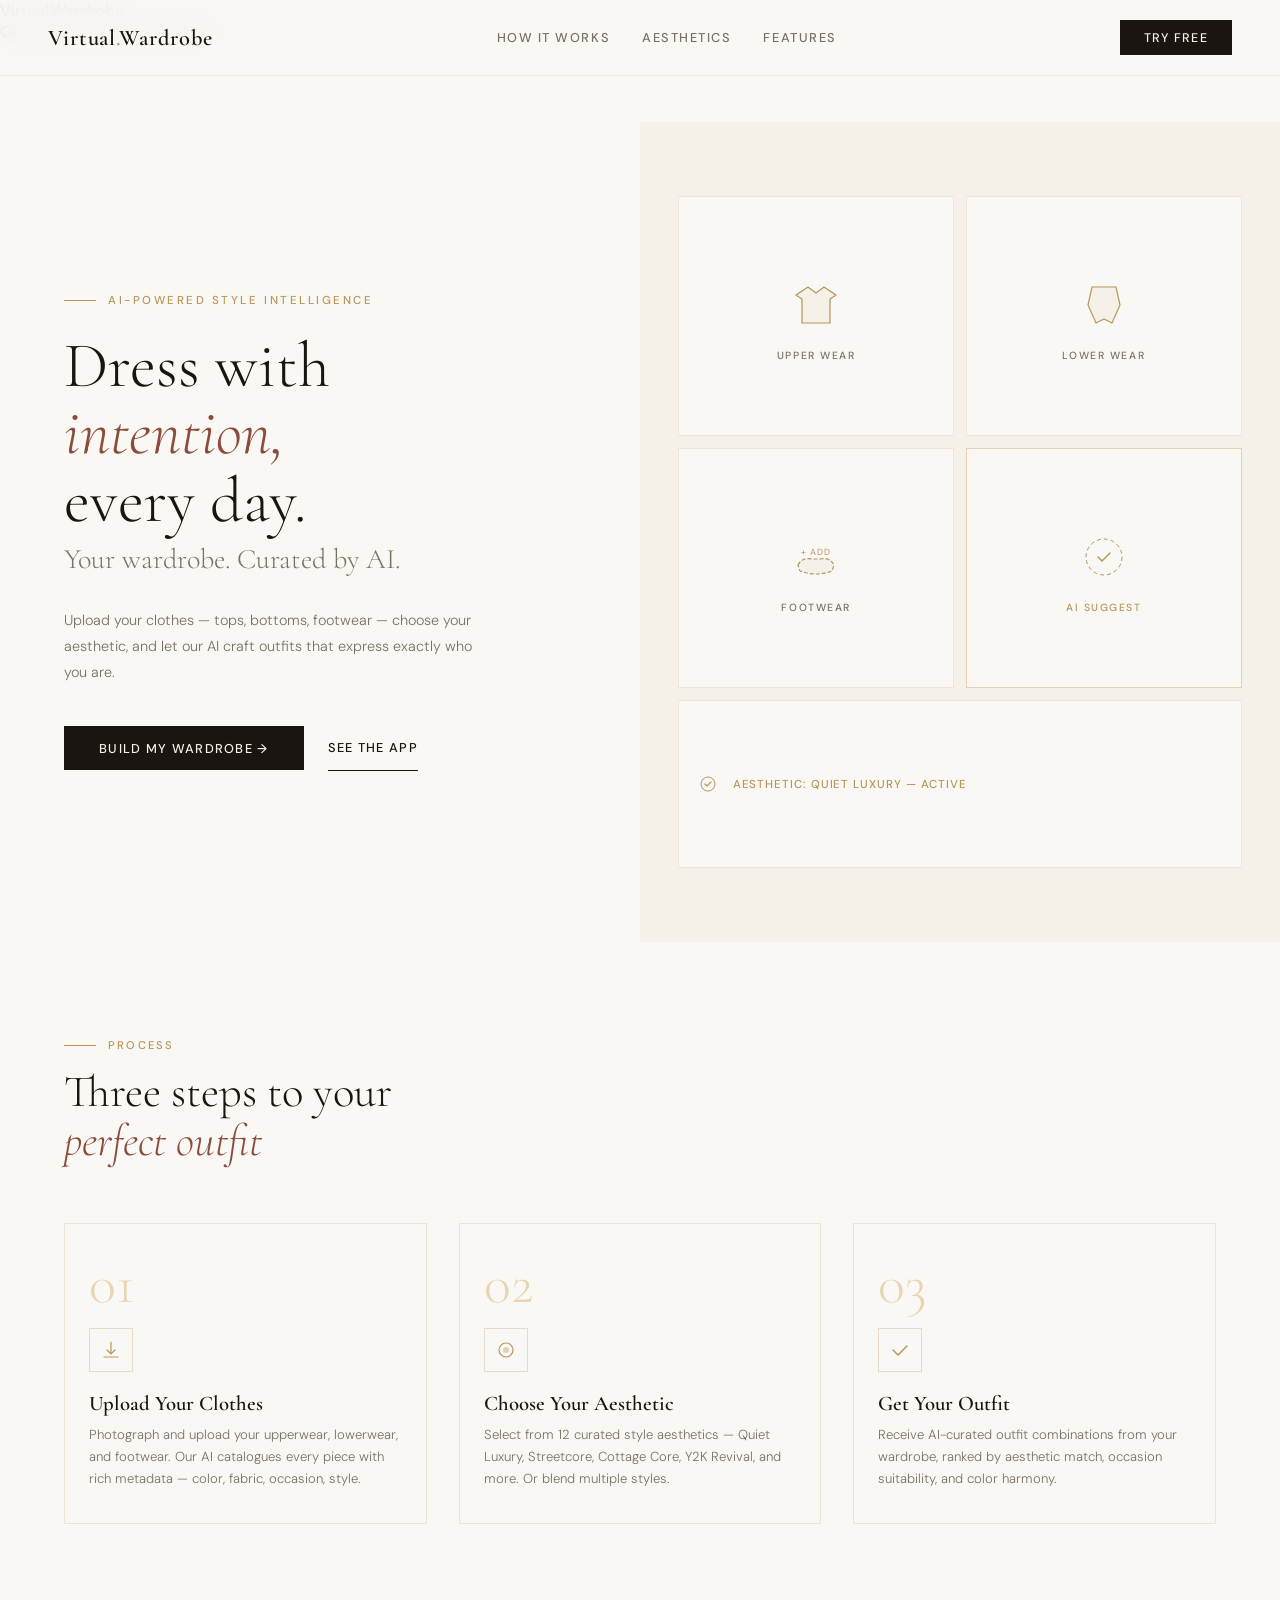
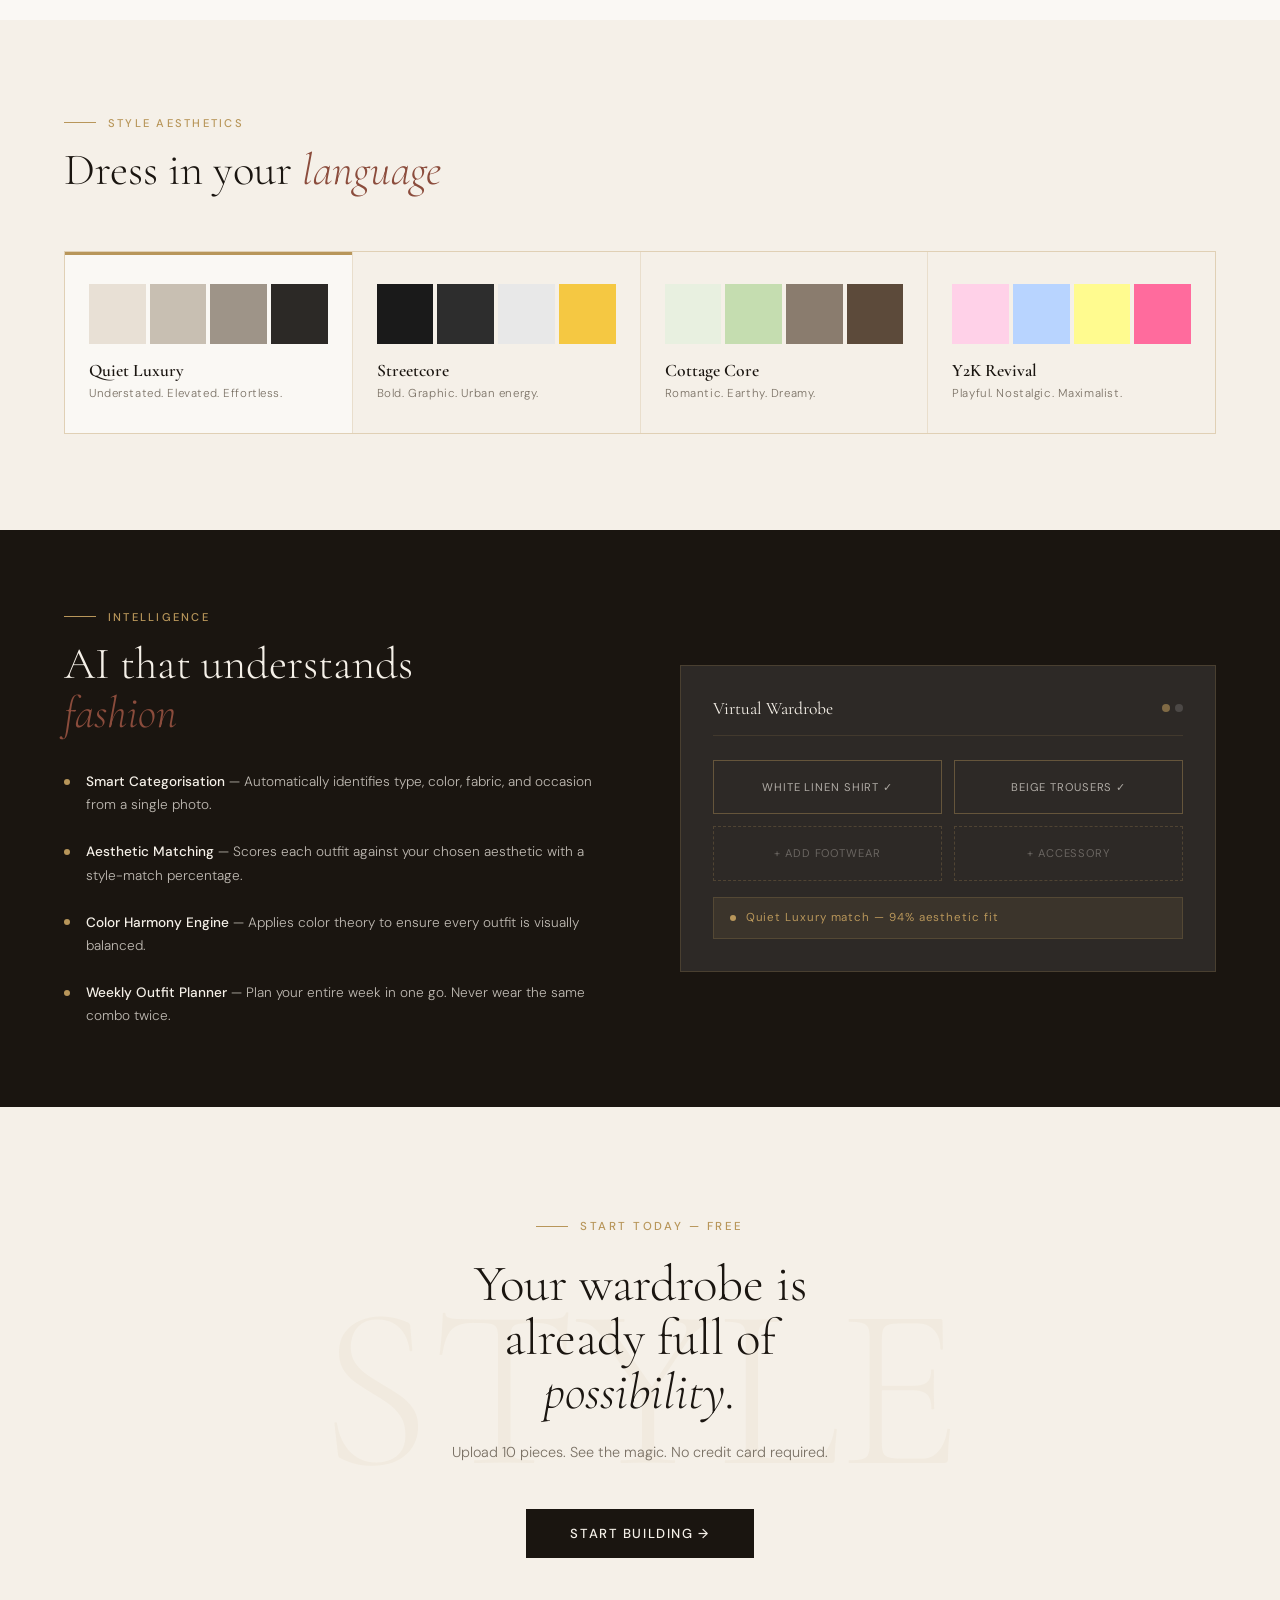
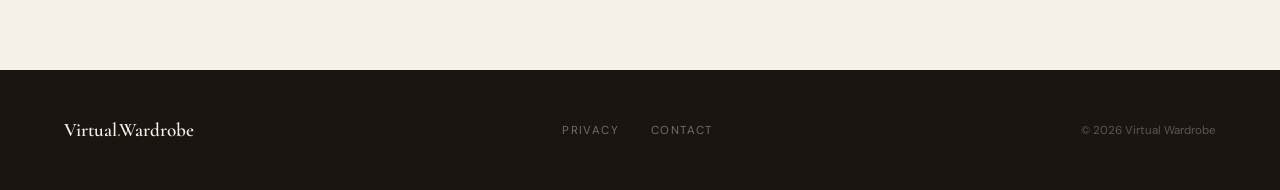
<file: index.html>
<!DOCTYPE html>
<html lang="en">
<head>
<meta charset="UTF-8">
<meta name="viewport" content="width=device-width, initial-scale=1.0">
<title>Virtual Wardrobe — Dress with Intention</title>
<link href="https://fonts.googleapis.com/css2?family=Cormorant+Garamond:ital,wght@0,300;0,400;0,600;1,300;1,400&family=DM+Sans:wght@300;400;500&display=swap" rel="stylesheet">
<style>
  *, *::before, *::after { box-sizing: border-box; margin: 0; padding: 0; }
  :root {
    --ink: #1a1510; --cream: #f5f0e8; --warm-white: #faf8f4;
    --gold: #b8965a; --gold-light: #e8d5b0; --charcoal: #2d2926;
    --muted: #7a7165; --accent: #8b4c3c;
  }
  html { scroll-behavior: smooth; }
  body { font-family: 'DM Sans', sans-serif; background: var(--warm-white); color: var(--ink); overflow-x: hidden; }
  body.intro-lock { overflow: hidden; height: 100vh; }
  /* ─────────── Navigation ─────────── */
  nav {
    position: fixed; top: 0; left: 0; right: 0; z-index: 100;
    display: flex; align-items: center; justify-content: space-between;
    padding: 1.25rem 3rem;
    background: rgba(250,248,244,0.9); backdrop-filter: blur(12px);
    border-bottom: 1px solid rgba(184,150,90,0.15);
  }
  .nav-logo { font-family: 'Cormorant Garamond', serif; font-size: 1.4rem; font-weight: 600; letter-spacing: 0.04em; color: var(--ink); text-decoration: none; }
  .nav-logo span { color: var(--gold); }
  .nav-links { display: flex; gap: 2rem; }
  .nav-links a { font-size: 0.8rem; letter-spacing: 0.12em; text-transform: uppercase; color: var(--muted); text-decoration: none; font-weight: 500; transition: color 0.2s; }
  .nav-links a:hover { color: var(--ink); }
  .nav-actions { display: flex; gap: 1rem; align-items: center; }
  .nav-cta { font-size: 0.78rem; letter-spacing: 0.1em; text-transform: uppercase; padding: 0.6rem 1.5rem; background: var(--ink); color: var(--cream); border: none; cursor: pointer; font-family: 'DM Sans', sans-serif; font-weight: 500; transition: background 0.2s; text-decoration: none; display: inline-block; }
  .nav-cta:hover { background: var(--gold); }

  .nav-hamburger { display: none; flex-direction: column; gap: 5px; cursor: pointer; padding: 4px; background: none; border: none; }
  .nav-hamburger span { display: block; width: 22px; height: 1.5px; background: var(--ink); transition: all 0.25s; }
  .nav-hamburger.open span:nth-child(1) { transform: translateY(6.5px) rotate(45deg); }
  .nav-hamburger.open span:nth-child(2) { opacity: 0; }
  .nav-hamburger.open span:nth-child(3) { transform: translateY(-6.5px) rotate(-45deg); }

  .mobile-menu {
    display: none; position: fixed; top: 64px; left: 0; right: 0; z-index: 99;
    background: rgba(250,248,244,0.98); backdrop-filter: blur(16px);
    border-bottom: 1px solid rgba(184,150,90,0.2);
    padding: 1.5rem 2rem 2rem; flex-direction: column; gap: 1.2rem;
    transform: translateY(-8px); opacity: 0;
    transition: opacity 0.22s ease, transform 0.22s ease;
  }
  .mobile-menu.open { display: flex; transform: translateY(0); opacity: 1; }
  .mobile-menu a { font-size: 0.82rem; letter-spacing: 0.14em; text-transform: uppercase; color: var(--muted); text-decoration: none; font-weight: 500; padding: 0.5rem 0; border-bottom: 1px solid rgba(184,150,90,0.1); }
  .mobile-menu a:last-child { border-bottom: none; color: var(--ink); font-weight: 600; margin-top: 0.5rem; }

  .hero { min-height: 100vh; display: grid; grid-template-columns: 1fr 1fr; padding-top: 80px; }
  .hero-left { display: flex; flex-direction: column; justify-content: center; padding: 5rem 3rem 5rem 4rem; }
  .eyebrow { font-size: 0.72rem; letter-spacing: 0.22em; text-transform: uppercase; color: var(--gold); font-weight: 500; display: flex; align-items: center; gap: 0.75rem; margin-bottom: 1.5rem; }
  .eyebrow::before { content: ''; width: 2rem; height: 1px; background: var(--gold); }
  .hero-title { font-family: 'Cormorant Garamond', serif; font-size: clamp(3.2rem, 5vw, 5.5rem); font-weight: 300; line-height: 1.05; margin-bottom: 0.5rem; }
  .hero-title em { font-style: italic; color: var(--accent); }
  .hero-subtitle { font-family: 'Cormorant Garamond', serif; font-size: clamp(1.4rem, 2.2vw, 2rem); font-weight: 300; color: var(--muted); margin-bottom: 2rem; }
  .hero-desc { font-size: 0.9rem; color: var(--muted); line-height: 1.8; max-width: 420px; margin-bottom: 2.5rem; font-weight: 300; }
  .hero-actions { display: flex; align-items: center; gap: 1.5rem; }
  .btn-primary { padding: 0.85rem 2.2rem; background: var(--ink); color: var(--cream); font-family: 'DM Sans', sans-serif; font-size: 0.8rem; letter-spacing: 0.1em; text-transform: uppercase; font-weight: 500; border: none; cursor: pointer; transition: all 0.25s; text-decoration: none; display: inline-block; }
  .btn-primary:hover { background: var(--gold); }
  .btn-ghost { padding: 0.85rem 0; background: none; border: none; color: var(--ink); font-family: 'DM Sans', sans-serif; font-size: 0.8rem; letter-spacing: 0.1em; text-transform: uppercase; font-weight: 500; cursor: pointer; border-bottom: 1px solid var(--ink); transition: all 0.2s; text-decoration: none; }
  .btn-ghost:hover { color: var(--gold); border-color: var(--gold); }

  .hero-right { background: var(--cream); position: relative; display: flex; align-items: center; justify-content: center; }
  .clothes-grid { display: grid; grid-template-columns: 1fr 1fr; grid-template-rows: 1fr 1fr 0.7fr; gap: 0.75rem; width: 88%; height: 82%; }
  .cloth-card { background: var(--warm-white); border: 1px solid rgba(184,150,90,0.2); display: flex; flex-direction: column; align-items: center; justify-content: center; padding: 1.2rem; transition: transform 0.2s; cursor: pointer; }
  .cloth-card:hover { transform: translateY(-3px); border-color: var(--gold); }
  .cloth-card-label { font-size: 0.65rem; letter-spacing: 0.15em; text-transform: uppercase; color: var(--muted); margin-top: 0.6rem; font-weight: 500; }
  .cloth-icon { width: 70px; height: 70px; display: flex; align-items: center; justify-content: center; }

  .section { padding: 6rem 4rem; }
  .section-label { font-size: 0.7rem; letter-spacing: 0.2em; text-transform: uppercase; color: var(--gold); font-weight: 500; margin-bottom: 1rem; display: flex; align-items: center; gap: 0.75rem; }
  .section-label::before { content: ''; width: 2rem; height: 1px; background: var(--gold); }
  .section-title { font-family: 'Cormorant Garamond', serif; font-size: clamp(2.2rem, 3.5vw, 3.5rem); font-weight: 300; line-height: 1.1; margin-bottom: 3.5rem; }
  .section-title em { font-style: italic; color: var(--accent); }

  .steps { display: grid; grid-template-columns: repeat(3, 1fr); gap: 2rem; }
  .step { padding: 2rem 1.5rem; border: 1px solid rgba(184,150,90,0.2); background: var(--warm-white); transition: all 0.25s; }
  .step:hover { border-color: var(--gold); }
  .step-num { font-family: 'Cormorant Garamond', serif; font-size: 3.5rem; font-weight: 300; color: var(--gold-light); line-height: 1; margin-bottom: 1rem; display: block; }
  .step-title { font-family: 'Cormorant Garamond', serif; font-size: 1.3rem; font-weight: 600; margin-bottom: 0.5rem; }
  .step-desc { font-size: 0.82rem; color: var(--muted); line-height: 1.7; font-weight: 300; }
  .step-icon { width: 44px; height: 44px; border: 1px solid rgba(184,150,90,0.3); display: flex; align-items: center; justify-content: center; margin-bottom: 1.2rem; }

  .aesthetics-section { background: var(--cream); padding: 6rem 4rem; }
  .aesthetics-grid { display: grid; grid-template-columns: repeat(4, 1fr); gap: 1px; background: rgba(184,150,90,0.2); border: 1px solid rgba(184,150,90,0.2); }
  .aesthetic-item { background: var(--cream); padding: 2rem 1.5rem; cursor: pointer; transition: background 0.2s; position: relative; min-height: 180px; display: flex; flex-direction: column; justify-content: flex-end; }
  .aesthetic-item:hover, .aesthetic-item.active { background: var(--warm-white); }
  .aesthetic-item.active::before { content: ''; position: absolute; top: 0; left: 0; right: 0; height: 3px; background: var(--gold); }
  .aesthetic-swatch { width: 100%; height: 60px; margin-bottom: 1rem; display: flex; gap: 4px; }
  .swatch { flex: 1; }
  .aesthetic-name { font-family: 'Cormorant Garamond', serif; font-size: 1.1rem; font-weight: 600; margin-bottom: 0.3rem; }
  .aesthetic-desc { font-size: 0.72rem; color: var(--muted); letter-spacing: 0.05em; font-weight: 300; }

  .feature-strip { background: var(--ink); color: var(--cream); padding: 5rem 4rem; display: grid; grid-template-columns: 1fr 1fr; gap: 5rem; align-items: center; }
  .feature-strip .section-label { color: var(--gold); }
  .feature-strip .section-title { color: var(--cream); margin-bottom: 2rem; }
  .feature-list { display: flex; flex-direction: column; gap: 1.5rem; }
  .feature-item { display: flex; gap: 1rem; align-items: flex-start; }
  .feature-dot { width: 6px; height: 6px; background: var(--gold); border-radius: 50%; margin-top: 0.55rem; flex-shrink: 0; }
  .feature-text { font-size: 0.85rem; line-height: 1.7; color: rgba(245,240,232,0.75); font-weight: 300; }
  .feature-text strong { color: var(--cream); font-weight: 500; }

  .cta-section { background: var(--cream); padding: 7rem 4rem; text-align: center; position: relative; overflow: hidden; }
  .cta-bg-text { position: absolute; top: 50%; left: 50%; transform: translate(-50%, -50%); font-family: 'Cormorant Garamond', serif; font-size: 18vw; font-weight: 300; color: rgba(184,150,90,0.06); white-space: nowrap; pointer-events: none; }
  .cta-section .eyebrow { justify-content: center; }
  .cta-title { font-family: 'Cormorant Garamond', serif; font-size: clamp(2.5rem, 4vw, 4.5rem); font-weight: 300; line-height: 1.05; margin-bottom: 1.5rem; position: relative; z-index: 1; }
  .cta-desc { font-size: 0.9rem; color: var(--muted); margin-bottom: 3rem; font-weight: 300; position: relative; z-index: 1; }
  .cta-actions { display: flex; align-items: center; justify-content: center; gap: 1.5rem; position: relative; z-index: 1; }
  .btn-large { padding: 1rem 2.8rem; background: var(--ink); color: var(--cream); font-family: 'DM Sans', sans-serif; font-size: 0.82rem; letter-spacing: 0.12em; text-transform: uppercase; font-weight: 500; border: none; cursor: pointer; transition: all 0.25s; text-decoration: none; display: inline-block; }
  .btn-large:hover { background: var(--gold); }

  footer { background: var(--ink); color: var(--cream); padding: 3rem 4rem; display: flex; justify-content: space-between; align-items: center; }
  .footer-logo { font-family: 'Cormorant Garamond', serif; font-size: 1.2rem; font-weight: 600; }
  .footer-logo span { color: var(--gold); }
  .footer-links { display: flex; gap: 2rem; }
  .footer-links a { font-size: 0.72rem; letter-spacing: 0.12em; text-transform: uppercase; color: rgba(245,240,232,0.4); text-decoration: none; transition: color 0.2s; }
  .footer-links a:hover { color: var(--gold); }
  .footer-copy { font-size: 0.72rem; color: rgba(245,240,232,0.3); }

  @keyframes fadeUp { from { opacity: 0; transform: translateY(24px); } to { opacity: 1; transform: translateY(0); } }
  @keyframes pulse { 0%,100%{opacity:1} 50%{opacity:0.3} }
  .animate { animation: fadeUp 0.7s ease both; }
  .delay-1 { animation-delay: 0.15s; } .delay-2 { animation-delay: 0.3s; } .delay-3 { animation-delay: 0.45s; } .delay-4 { animation-delay: 0.6s; }

  @media (max-width: 900px) {
    nav { padding: 1.1rem 2rem; }
    .nav-links { display: none; }
    .nav-hamburger { display: flex; }

    .hero { grid-template-columns: 1fr; min-height: auto; padding-top: 64px; }
    .hero-left { padding: 3.5rem 2rem 3rem; }
    .hero-right { min-height: 360px; }
    .clothes-grid { width: 84%; height: 90%; min-height: 300px; }

    .section { padding: 4rem 2rem; }
    .section-title { margin-bottom: 2.5rem; }
    .steps { grid-template-columns: 1fr; gap: 1.2rem; }

    .aesthetics-section { padding: 4rem 2rem; }
    .aesthetics-grid { grid-template-columns: repeat(2, 1fr); }

    .feature-strip { grid-template-columns: 1fr; gap: 3rem; padding: 4rem 2rem; }
    .feature-preview { display: none; }

    .cta-section { padding: 5rem 2rem; }

    footer { padding: 2.5rem 2rem; flex-direction: column; gap: 1.5rem; text-align: center; }
    .footer-links { justify-content: center; }
  }

  @media (max-width: 600px) {
    nav { padding: 1rem 1.25rem; }
    .nav-logo { font-size: 1.2rem; }
    .nav-cta { padding: 0.5rem 1rem; font-size: 0.72rem; }

    .hero { padding-top: 62px; }
    .hero-left { padding: 2.5rem 1.25rem 2rem; }
    .hero-title { font-size: clamp(2.6rem, 11vw, 3.2rem); }
    .hero-subtitle { font-size: 1.1rem; margin-bottom: 1.25rem; }
    .hero-desc { font-size: 0.85rem; margin-bottom: 2rem; }
    .hero-actions { flex-direction: column; align-items: stretch; gap: 0.9rem; }
    .btn-primary { text-align: center; padding: 1rem 1.5rem; }
    .btn-ghost { padding: 0.5rem 0; text-align: center; }

    .hero-right { min-height: 260px; }
    .clothes-grid { width: 90%; min-height: 240px; gap: 0.5rem; }
    .cloth-icon { width: 44px; height: 44px; }
    .cloth-card { padding: 0.85rem 0.6rem; }
    .cloth-card-label { font-size: 0.58rem; margin-top: 0.4rem; }

    .section { padding: 2.75rem 1.25rem; }
    .section-title { font-size: clamp(1.9rem, 8vw, 2.4rem); margin-bottom: 1.75rem; }
    .section-label { font-size: 0.65rem; }

    .steps { gap: 0.9rem; }
    .step { padding: 1.4rem 1.1rem; }
    .step-num { font-size: 2.8rem; margin-bottom: 0.75rem; }
    .step-title { font-size: 1.15rem; }
    .step-desc { font-size: 0.8rem; }
    .step-icon { width: 38px; height: 38px; margin-bottom: 0.9rem; }

    .aesthetics-section { padding: 2.75rem 1.25rem; }
    .aesthetics-grid { grid-template-columns: 1fr 1fr; }
    .aesthetic-item { min-height: 140px; padding: 1.1rem 0.9rem; }
    .aesthetic-swatch { height: 40px; margin-bottom: 0.75rem; }
    .aesthetic-name { font-size: 0.95rem; }
    .aesthetic-desc { font-size: 0.63rem; }

    .feature-strip { padding: 2.75rem 1.25rem; gap: 2rem; }
    .feature-strip .section-title { margin-bottom: 1.5rem; }
    .feature-text { font-size: 0.82rem; }
    .feature-list { gap: 1.2rem; }

    .cta-section { padding: 3.5rem 1.25rem; }
    .cta-title { font-size: clamp(2rem, 9vw, 2.8rem); }
    .cta-bg-text { font-size: 30vw; }
    .cta-desc { font-size: 0.85rem; margin-bottom: 2rem; }
    .cta-actions { flex-direction: column; align-items: stretch; }
    .btn-large { text-align: center; padding: 1rem 1.5rem; }

    footer { padding: 2rem 1.25rem; gap: 1.2rem; }
    .footer-copy { font-size: 0.65rem; }
  }

  /* ─────────── Bars Preloader ─────────── */
  #loader-container {
    position: fixed;
    top: 0;
    left: 0;
    width: 100vw;
    height: 100vh;
    z-index: 10000;
    display: flex;
    pointer-events: none;
  }
  .loader-bar {
    height: 100%;
    flex: 1;
    background-color: #3b2a13;
    transition: transform 0.8s cubic-bezier(0.77, 0, 0.175, 1);
    will-change: transform;
    pointer-events: auto;
  }
  #loader-container.loaded .loader-bar {
    transform: translateY(-100%);
  }
  .loader-bar:nth-child(1)  { transition-delay: 0.00s; }
  .loader-bar:nth-child(2)  { transition-delay: 0.05s; }
  .loader-bar:nth-child(3)  { transition-delay: 0.10s; }
  .loader-bar:nth-child(4)  { transition-delay: 0.15s; }
  .loader-bar:nth-child(5)  { transition-delay: 0.20s; }
  .loader-bar:nth-child(6)  { transition-delay: 0.25s; }
  .loader-bar:nth-child(7)  { transition-delay: 0.30s; }
  .loader-bar:nth-child(8)  { transition-delay: 0.35s; }
  .loader-bar:nth-child(9)  { transition-delay: 0.40s; }
  .loader-bar:nth-child(10) { transition-delay: 0.45s; }

  .loader-spinner-wrap {
    position: absolute;
    top: 50%;
    left: 50%;
    transform: translate(-50%, -50%);
    z-index: 10001;
    display: flex;
    flex-direction: column;
    align-items: center;
    gap: 16px;
    transition: opacity 0.4s ease;
    pointer-events: auto;
  }
  #loader-container.loaded .loader-spinner-wrap {
    opacity: 0;
  }
  .loader-spinner {
    width: 60px;
    display: flex;
    align-items: flex-start;
    aspect-ratio: 1;
  }
  .loader-spinner:before,
  .loader-spinner:after {
    content: "";
    flex: 1;
    aspect-ratio: 1;
    --g: conic-gradient(from -90deg at 10px 10px,#f5f0e8 90deg,#fffefe00 0);
    background: var(--g), var(--g), var(--g);
    filter: drop-shadow(30px 30px 0 #f5f0e8);
    animation: loaderSpin 1s infinite;
  }
  .loader-spinner:after { transform: scaleX(-1); }
  @keyframes loaderSpin {
     0%   {background-position:0     0, 10px 10px, 20px 20px}
     33%  {background-position:10px  10px}
     66%  {background-position:0    20px,10px 10px,20px 0   }
     100% {background-position:0     0, 10px 10px, 20px 20px}
  }
</style>
</head>
<body class="intro-lock">

<div id="loader-container">
  <div class="loader-bar"></div>
  <div class="loader-bar"></div>
  <div class="loader-bar"></div>
  <div class="loader-bar"></div>
  <div class="loader-bar"></div>
  <div class="loader-bar"></div>
  <div class="loader-bar"></div>
  <div class="loader-bar"></div>
  <div class="loader-bar"></div>
  <div class="loader-bar"></div>
  <div class="loader-spinner-wrap">
    <div class="loader-spinner"></div>
  </div>
</div>

<div id="wardrobe-intro" aria-hidden="true">
  <div class="intro-glow"></div>

  <div class="intro-content">
    <div class="intro-preloader">
      <div class="atom-halo h1"></div>
      <div class="atom-halo h2"></div>
      <div class="atom-halo h3"></div>

      <span class="sparkle s1"></span>
      <span class="sparkle s2"></span>
      <span class="sparkle s3"></span>
      <span class="sparkle s4"></span>

      <div class="atom">
        <div class="nucleus"></div>

        <div class="orbit orbit1">
          <div class="e-wrap lead"><span class="electron"></span></div>
          <div class="e-wrap tail1"><span class="electron"></span></div>
          <div class="e-wrap tail2"><span class="electron"></span></div>
        </div>
        <div class="orbit orbit2">
          <div class="e-wrap lead"><span class="electron"></span></div>
          <div class="e-wrap tail1"><span class="electron"></span></div>
          <div class="e-wrap tail2"><span class="electron"></span></div>
        </div>
        <div class="orbit orbit3">
          <div class="e-wrap lead"><span class="electron"></span></div>
          <div class="e-wrap tail1"><span class="electron"></span></div>
          <div class="e-wrap tail2"><span class="electron"></span></div>
        </div>
      </div>
    </div>

    <div class="intro-wordmark">Virtual<span>.</span>Wardrobe</div>
    <div class="intro-loader" id="introLoader"></div>
    <div class="intro-caption">Opening your wardrobe<span class="intro-pct" id="introPct"></span></div>
  </div>

  <div class="wardrobe-door left"><div class="door-handle"></div></div>
  <div class="wardrobe-door right"><div class="door-handle"></div></div>
</div>

<nav>
  <a href="index.html" class="nav-logo">Virtual<span>.</span>Wardrobe</a>
  <div class="nav-links">
    <a href="#how">How It Works</a>
    <a href="#aesthetics">Aesthetics</a>
    <a href="#features">Features</a>
  </div>
  <div class="nav-actions">
    <a href="login.html" class="nav-cta">Try Free</a>
    <button class="nav-hamburger" id="hamburger" aria-label="Open menu">
      <span></span><span></span><span></span>
    </button>
  </div>
</nav>

<div class="mobile-menu" id="mobileMenu">
  <a href="#how" onclick="closeMenu()">How It Works</a>
  <a href="#aesthetics" onclick="closeMenu()">Aesthetics</a>
  <a href="#features" onclick="closeMenu()">Features</a>
  <a href="login.html">Try Free →</a>
</div>

<section class="hero">
  <div class="hero-left">
    <div class="eyebrow animate">AI-Powered Style Intelligence</div>
    <h1 class="hero-title animate delay-1">Dress with<br><em>intention,</em><br>every day.</h1>
    <p class="hero-subtitle animate delay-2">Your wardrobe. Curated by AI.</p>
    <p class="hero-desc animate delay-3">Upload your clothes — tops, bottoms, footwear — choose your aesthetic, and let our AI craft outfits that express exactly who you are.</p>
    <div class="hero-actions animate delay-4">
      <a href="login.html" class="btn-primary">Build My Wardrobe →</a>
      <a href="apk.html" class="btn-ghost">See the App</a>
    </div>
  </div>
  <div class="hero-right">
    <div class="clothes-grid">
      <div class="cloth-card">
        <div class="cloth-icon">
          <svg width="56" height="56" viewBox="0 0 56 56" fill="none">
            <path d="M8 18 L20 10 L28 16 L36 10 L48 18 L42 22 L42 46 L14 46 L14 22 Z" stroke="#b8965a" stroke-width="1.2" fill="rgba(184,150,90,0.08)"/>
          </svg>
        </div>
        <span class="cloth-card-label">Upper Wear</span>
      </div>
      <div class="cloth-card">
        <div class="cloth-icon">
          <svg width="56" height="56" viewBox="0 0 56 56" fill="none">
            <path d="M16 10 L40 10 L44 28 L36 46 L28 42 L20 46 L12 28 Z" stroke="#b8965a" stroke-width="1.2" fill="rgba(184,150,90,0.08)"/>
          </svg>
        </div>
        <span class="cloth-card-label">Lower Wear</span>
      </div>
      <div class="cloth-card">
        <div class="cloth-icon">
          <svg width="56" height="56" viewBox="0 0 56 56" fill="none">
            <path d="M10 36 Q14 28 24 30 L32 30 Q42 28 46 36 L44 42 Q28 48 12 42 Z" stroke="#b8965a" stroke-width="1.2" fill="rgba(184,150,90,0.08)" stroke-dasharray="4 2"/>
            <text x="28" y="26" text-anchor="middle" fill="#b8965a" font-size="9" font-family="DM Sans" letter-spacing="0.1em">+ ADD</text>
          </svg>
        </div>
        <span class="cloth-card-label">Footwear</span>
      </div>
      <div class="cloth-card" style="border-color:rgba(184,150,90,0.4);">
        <div class="cloth-icon">
          <svg width="56" height="56" viewBox="0 0 56 56" fill="none">
            <circle cx="28" cy="28" r="18" stroke="#b8965a" stroke-width="1" stroke-dasharray="4 3"/>
            <path d="M22 28 L26 32 L34 24" stroke="#b8965a" stroke-width="1.5" stroke-linecap="round"/>
          </svg>
        </div>
        <span class="cloth-card-label" style="color:var(--gold)">AI Suggest</span>
      </div>
      <div class="cloth-card" style="grid-column:1/-1;flex-direction:row;gap:1rem;justify-content:flex-start;min-height:60px;">
        <svg width="18" height="18" viewBox="0 0 18 18" fill="none"><circle cx="9" cy="9" r="7" stroke="#b8965a" stroke-width="1"/><path d="M6 9 L8 11 L12 7" stroke="#b8965a" stroke-width="1.2" stroke-linecap="round"/></svg>
        <span style="font-size:0.72rem;color:var(--gold);letter-spacing:0.08em;text-transform:uppercase;font-weight:500;">Aesthetic: Quiet Luxury — Active</span>
      </div>
    </div>
  </div>
</section>

<section class="section" id="how">
  <div class="section-label">Process</div>
  <h2 class="section-title">Three steps to your<br><em>perfect outfit</em></h2>
  <div class="steps">
    <div class="step">
      <span class="step-num">01</span>
      <div class="step-icon"><svg width="22" height="22" viewBox="0 0 22 22" fill="none"><path d="M11 3 L11 15 M7 11 L11 15 L15 11" stroke="#b8965a" stroke-width="1.2" stroke-linecap="round"/><path d="M4 18 L18 18" stroke="#b8965a" stroke-width="1.2" stroke-linecap="round"/></svg></div>
      <h3 class="step-title">Upload Your Clothes</h3>
      <p class="step-desc">Photograph and upload your upperwear, lowerwear, and footwear. Our AI catalogues every piece with rich metadata — color, fabric, occasion, style.</p>
    </div>
    <div class="step">
      <span class="step-num">02</span>
      <div class="step-icon"><svg width="22" height="22" viewBox="0 0 22 22" fill="none"><circle cx="11" cy="11" r="7" stroke="#b8965a" stroke-width="1.2"/><circle cx="11" cy="11" r="3" fill="#b8965a" opacity="0.4"/></svg></div>
      <h3 class="step-title">Choose Your Aesthetic</h3>
      <p class="step-desc">Select from 12 curated style aesthetics — Quiet Luxury, Streetcore, Cottage Core, Y2K Revival, and more. Or blend multiple styles.</p>
    </div>
    <div class="step">
      <span class="step-num">03</span>
      <div class="step-icon"><svg width="22" height="22" viewBox="0 0 22 22" fill="none"><path d="M4 11 L9 16 L18 7" stroke="#b8965a" stroke-width="1.5" stroke-linecap="round" stroke-linejoin="round"/></svg></div>
      <h3 class="step-title">Get Your Outfit</h3>
      <p class="step-desc">Receive AI-curated outfit combinations from your wardrobe, ranked by aesthetic match, occasion suitability, and color harmony.</p>
    </div>
  </div>
</section>

<section class="aesthetics-section" id="aesthetics">
  <div class="section-label">Style Aesthetics</div>
  <h2 class="section-title">Dress in your <em>language</em></h2>
  <div class="aesthetics-grid">
    <div class="aesthetic-item active">
      <div class="aesthetic-swatch"><div class="swatch" style="background:#e8e0d5;"></div><div class="swatch" style="background:#c8bfb2;"></div><div class="swatch" style="background:#9e9488;"></div><div class="swatch" style="background:#2c2926;"></div></div>
      <div class="aesthetic-name">Quiet Luxury</div><div class="aesthetic-desc">Understated. Elevated. Effortless.</div>
    </div>
    <div class="aesthetic-item">
      <div class="aesthetic-swatch"><div class="swatch" style="background:#1a1a1a;"></div><div class="swatch" style="background:#2d2d2d;"></div><div class="swatch" style="background:#e8e8e8;"></div><div class="swatch" style="background:#f5c842;"></div></div>
      <div class="aesthetic-name">Streetcore</div><div class="aesthetic-desc">Bold. Graphic. Urban energy.</div>
    </div>
    <div class="aesthetic-item">
      <div class="aesthetic-swatch"><div class="swatch" style="background:#e8f0e0;"></div><div class="swatch" style="background:#c5ddb0;"></div><div class="swatch" style="background:#8a7c6e;"></div><div class="swatch" style="background:#5c4a3a;"></div></div>
      <div class="aesthetic-name">Cottage Core</div><div class="aesthetic-desc">Romantic. Earthy. Dreamy.</div>
    </div>
    <div class="aesthetic-item">
      <div class="aesthetic-swatch"><div class="swatch" style="background:#ffd1e8;"></div><div class="swatch" style="background:#b8d4ff;"></div><div class="swatch" style="background:#fffb8f;"></div><div class="swatch" style="background:#ff6b9d;"></div></div>
      <div class="aesthetic-name">Y2K Revival</div><div class="aesthetic-desc">Playful. Nostalgic. Maximalist.</div>
    </div>
  </div>
</section>

<section class="feature-strip" id="features">
  <div>
    <div class="section-label">Intelligence</div>
    <h2 class="section-title">AI that understands<br><em>fashion</em></h2>
    <div class="feature-list">
      <div class="feature-item"><div class="feature-dot"></div><div class="feature-text"><strong>Smart Categorisation</strong> — Automatically identifies type, color, fabric, and occasion from a single photo.</div></div>
      <div class="feature-item"><div class="feature-dot"></div><div class="feature-text"><strong>Aesthetic Matching</strong> — Scores each outfit against your chosen aesthetic with a style-match percentage.</div></div>
      <div class="feature-item"><div class="feature-dot"></div><div class="feature-text"><strong>Color Harmony Engine</strong> — Applies color theory to ensure every outfit is visually balanced.</div></div>
      <div class="feature-item"><div class="feature-dot"></div><div class="feature-text"><strong>Weekly Outfit Planner</strong> — Plan your entire week in one go. Never wear the same combo twice.</div></div>
    </div>
  </div>
  <div class="feature-preview" style="background:var(--charcoal);border:1px solid rgba(184,150,90,0.2);padding:2rem;">
    <div style="display:flex;justify-content:space-between;align-items:center;margin-bottom:1.5rem;padding-bottom:1rem;border-bottom:1px solid rgba(184,150,90,0.15);">
      <span style="font-family:'Cormorant Garamond',serif;font-size:1.1rem;">Virtual Wardrobe</span>
      <div style="display:flex;gap:5px;"><div style="width:8px;height:8px;border-radius:50%;background:rgba(184,150,90,0.6);"></div><div style="width:8px;height:8px;border-radius:50%;background:rgba(255,255,255,0.15);"></div></div>
    </div>
    <div style="display:grid;grid-template-columns:1fr 1fr;gap:0.75rem;margin-bottom:1rem;">
      <div style="border:1px solid rgba(184,150,90,0.4);padding:1.2rem;text-align:center;font-size:0.7rem;color:rgba(245,240,232,0.65);letter-spacing:0.08em;text-transform:uppercase;">White Linen Shirt ✓</div>
      <div style="border:1px solid rgba(184,150,90,0.4);padding:1.2rem;text-align:center;font-size:0.7rem;color:rgba(245,240,232,0.65);letter-spacing:0.08em;text-transform:uppercase;">Beige Trousers ✓</div>
      <div style="border:1px dashed rgba(184,150,90,0.25);padding:1.2rem;text-align:center;font-size:0.7rem;color:rgba(245,240,232,0.3);letter-spacing:0.08em;text-transform:uppercase;">+ Add Footwear</div>
      <div style="border:1px dashed rgba(184,150,90,0.25);padding:1.2rem;text-align:center;font-size:0.7rem;color:rgba(245,240,232,0.3);letter-spacing:0.08em;text-transform:uppercase;">+ Accessory</div>
    </div>
    <div style="background:rgba(184,150,90,0.1);border:1px solid rgba(184,150,90,0.2);padding:0.8rem 1rem;font-size:0.72rem;color:var(--gold);letter-spacing:0.08em;display:flex;align-items:center;gap:0.6rem;">
      <div style="width:6px;height:6px;border-radius:50%;background:var(--gold);animation:pulse 1.5s ease-in-out infinite;"></div>
      Quiet Luxury match — 94% aesthetic fit
    </div>
  </div>
</section>

<section class="cta-section">
  <div class="cta-bg-text">STYLE</div>
  <div class="eyebrow">Start Today — Free</div>
  <h2 class="cta-title">Your wardrobe is<br>already full of<br><em>possibility.</em></h2>
  <p class="cta-desc">Upload 10 pieces. See the magic. No credit card required.</p>
  <div class="cta-actions">
    <a href="login.html" class="btn-large">Start Building →</a>
  </div>
</section>

<footer>
  <div class="footer-logo">Virtual<span>.</span>Wardrobe</div>
  <div class="footer-links">
    <a href="privacy.html">Privacy</a><a href="contact.html">Contact</a>
  </div>
  <div class="footer-copy">© 2026 Virtual Wardrobe</div>
</footer>

<script>
  // Bars preloader: hide once the page has fully loaded
  window.addEventListener('load', () => {
    const loaderContainer = document.getElementById('loader-container');
    setTimeout(() => {
      loaderContainer.classList.add('loaded');
    }, 300);
    setTimeout(() => {
      loaderContainer.style.display = 'none';
    }, 1500);
  });

  const hamburger = document.getElementById('hamburger');
  const mobileMenu = document.getElementById('mobileMenu');

  hamburger.addEventListener('click', () => {
    const open = hamburger.classList.toggle('open');
    mobileMenu.classList.toggle('open');
    hamburger.setAttribute('aria-label', open ? 'Close menu' : 'Open menu');
  });

  function closeMenu() {
    hamburger.classList.remove('open');
    mobileMenu.classList.remove('open');
    hamburger.setAttribute('aria-label', 'Open menu');
  }

  document.addEventListener('click', (e) => {
    if (!nav.contains(e.target) && !mobileMenu.contains(e.target)) closeMenu();
  });

  const nav = document.querySelector('nav');

  (function () {
    const intro = document.getElementById('wardrobe-intro');
    const loaderBar = document.getElementById('introLoader');
    const pctLabel = document.getElementById('introPct');
    const body = document.body;
    const reduceMotion = window.matchMedia('(prefers-reduced-motion: reduce)').matches;

    if (reduceMotion || !intro) {
      if (intro) intro.classList.add('intro-hidden');
      body.classList.remove('intro-lock');
      return;
    }

    const CLOSE_AFTER = 1450;
    const MIN_DISPLAY = 900;
    const MAX_WAIT = 4000;

    let doneFired = false;

    function openDoors() {
      if (doneFired) return;
      doneFired = true;
      intro.classList.add('opening');
      setTimeout(finishIntro, CLOSE_AFTER);
    }

    function finishIntro() {
      intro.classList.add('closing-out');
      body.classList.remove('intro-lock');
      setTimeout(() => intro.classList.add('intro-hidden'), 650);
    }

    const fontsReady = (document.fonts && document.fonts.ready) ? document.fonts.ready : Promise.resolve();
    const windowLoaded = new Promise(resolve => {
      if (document.readyState === 'complete') resolve();
      else window.addEventListener('load', resolve, { once: true });
    });
    const minDisplay = new Promise(resolve => setTimeout(resolve, MIN_DISPLAY));
    const maxWait = new Promise(resolve => setTimeout(resolve, MAX_WAIT));

    let progress = 0;
    const progressTimer = setInterval(() => {
      progress += (95 - progress) * 0.12 + 0.4;
      const shown = Math.min(97, Math.round(progress));
      pctLabel.textContent = shown + '%';
      loaderBar.style.setProperty('--fill', shown + '%');
    }, 120);

    Promise.race([
      Promise.all([fontsReady, windowLoaded, minDisplay]),
      maxWait
    ]).then(() => {
      clearInterval(progressTimer);
      pctLabel.textContent = '100%';
      loaderBar.style.setProperty('--fill', '100%');
      openDoors();
    });

    function skipIntro() {
      clearInterval(progressTimer);
      openDoors();
      window.removeEventListener('click', skipIntro);
      window.removeEventListener('keydown', skipIntro);
    }
    window.addEventListener('click', skipIntro, { once: true });
    window.addEventListener('keydown', skipIntro, { once: true });
  })();
</script>

</body>
</html>
</file>
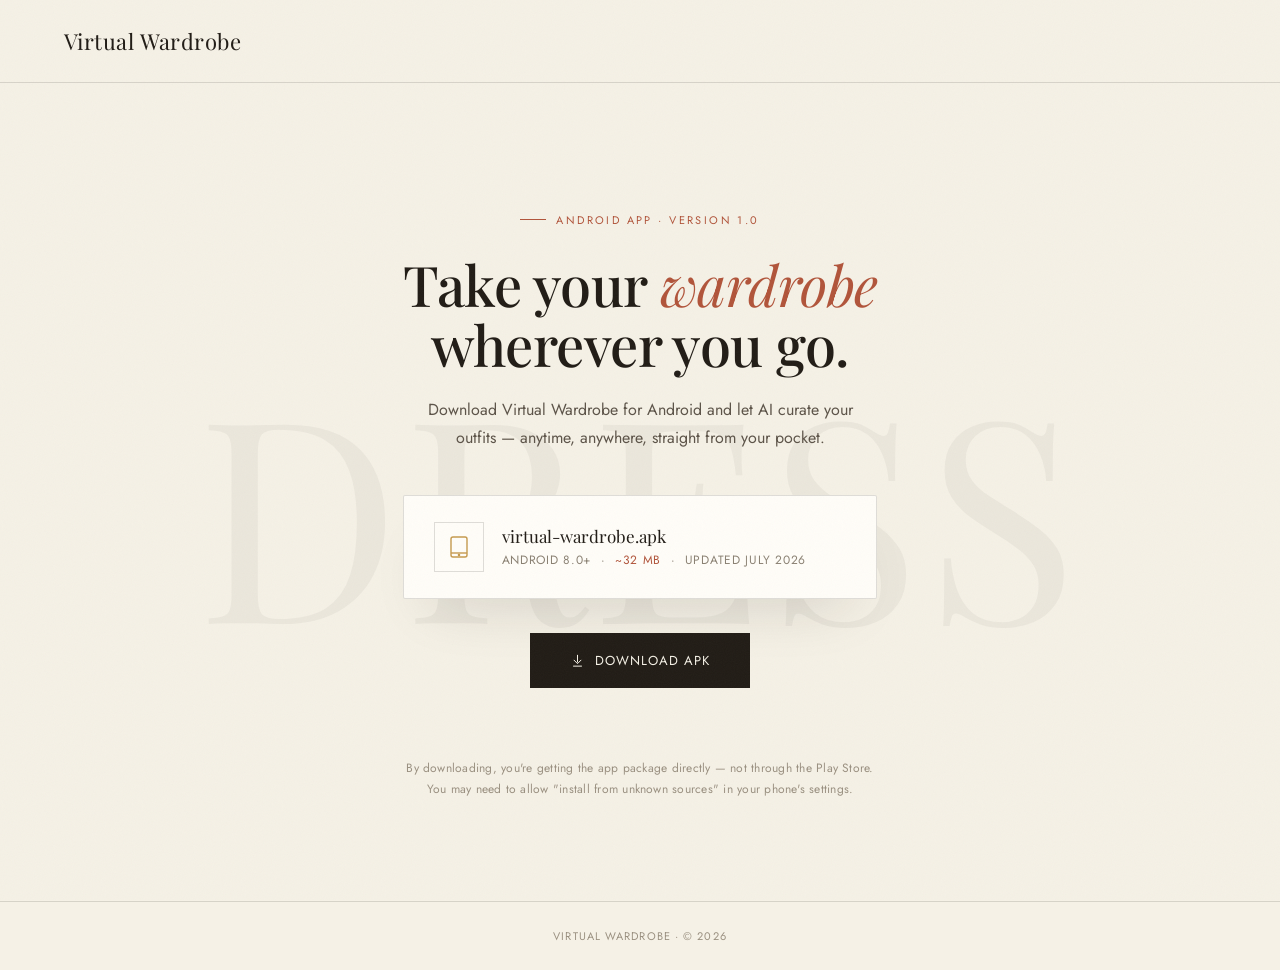
<file: apk.html>
<!DOCTYPE html>
<html lang="en">
<head>
<meta charset="UTF-8">
<meta name="viewport" content="width=device-width, initial-scale=1.0">
<title>Virtual Wardrobe — Download the App</title>
<link rel="preconnect" href="https://fonts.googleapis.com">
<link href="https://fonts.googleapis.com/css2?family=Playfair+Display:ital,wght@0,400;0,500;0,600;1,400;1,500&family=Jost:wght@300;400;500;600&display=swap" rel="stylesheet">
<style>
  :root{
    --cream:#f5f1e6;
    --cream-deep:#ece5d4;
    --ink:#211c16;
    --rust:#b1543a;
    --gold:#c69a4e;
    --line: rgba(33,28,22,0.14);
    --white:#fffdf8;
  }
  *{ box-sizing:border-box; margin:0; padding:0; }
  html,body{ height:100%; }
  body{
    background:var(--cream);
    color:var(--ink);
    font-family:'Jost', sans-serif;
    font-weight:400;
    overflow-x:hidden;
    position:relative;
  }

  /* subtle grain */
  body::before{
    content:"";
    position:fixed; inset:0;
    pointer-events:none;
    opacity:0.035;
    background-image:url("data:image/svg+xml,%3Csvg xmlns='http://www.w3.org/2000/svg' width='140' height='140'%3E%3Cfilter id='n'%3E%3CfeTurbulence type='fractalNoise' baseFrequency='0.9' numOctaves='2' stitchTiles='stitch'/%3E%3C/filter%3E%3Crect width='100%25' height='100%25' filter='url(%23n)'/%3E%3C/svg%3E");
    z-index:1000;
  }

  nav{
    display:flex; align-items:center; justify-content:space-between;
    padding:26px 64px;
    border-bottom:1px solid var(--line);
    position:relative;
    z-index:2;
  }
  .logo{
    font-family:'Playfair Display', serif;
    font-size:22px;
    letter-spacing:0.02em;
  }
  .navlinks{
    display:flex; gap:44px;
    font-size:12px;
    letter-spacing:0.14em;
    text-transform:uppercase;
    color:#5c5348;
  }
  .navlinks a{ color:inherit; text-decoration:none; }
  .navlinks a:hover{ color:var(--ink); }

  main{
    position:relative;
    min-height:calc(100vh - 82px);
    display:flex;
    align-items:center;
    justify-content:center;
    padding:80px 24px 60px;
  }

  .bg-word{
    position:absolute;
    top:50%; left:50%;
    transform:translate(-50%,-46%);
    font-family:'Playfair Display', serif;
    font-size:min(22vw, 300px);
    color:var(--ink);
    opacity:0.045;
    letter-spacing:0.02em;
    white-space:nowrap;
    pointer-events:none;
    user-select:none;
  }

  .panel{
    position:relative;
    z-index:2;
    max-width:640px;
    text-align:center;
    animation: rise 0.9s cubic-bezier(.16,.9,.3,1) both;
  }
  @keyframes rise{
    from{ opacity:0; transform:translateY(26px); }
    to{ opacity:1; transform:translateY(0); }
  }

  .eyebrow{
    display:inline-flex;
    align-items:center;
    gap:10px;
    font-size:11px;
    letter-spacing:0.22em;
    text-transform:uppercase;
    color:var(--rust);
    margin-bottom:26px;
  }
  .eyebrow::before{
    content:"";
    width:26px; height:1px;
    background:var(--rust);
  }

  h1{
    font-family:'Playfair Display', serif;
    font-weight:500;
    font-size:56px;
    line-height:1.08;
    letter-spacing:-0.01em;
    margin-bottom:22px;
  }
  h1 em{
    font-style:italic;
    font-weight:400;
    color:var(--rust);
  }

  .sub{
    font-size:16px;
    line-height:1.7;
    color:#5c5348;
    max-width:460px;
    margin:0 auto 44px;
  }

  .apk-card{
    background:var(--white);
    border:1px solid var(--line);
    border-radius:2px;
    padding:26px 30px;
    display:flex;
    align-items:center;
    gap:18px;
    text-align:left;
    margin-bottom:34px;
    box-shadow: 0 30px 60px -30px rgba(33,28,22,0.18);
  }
  .apk-icon{
    width:50px; height:50px;
    flex:none;
    border:1px solid var(--line);
    display:flex; align-items:center; justify-content:center;
    color:var(--gold);
  }
  .apk-icon svg{ width:24px; height:24px; }
  .apk-info{ flex:1; }
  .apk-name{
    font-family:'Playfair Display', serif;
    font-size:17px;
    margin-bottom:4px;
  }
  .apk-meta{
    font-size:12px;
    letter-spacing:0.06em;
    color:#8a8072;
    text-transform:uppercase;
  }
  .apk-meta span{ color:var(--rust); }

  .btn{
    appearance:none;
    border:none;
    cursor:pointer;
    font-family:'Jost', sans-serif;
    letter-spacing:0.08em;
    text-transform:uppercase;
    text-decoration:none;
    display:inline-flex;
    align-items:center;
    gap:10px;
    transition: all .35s cubic-bezier(.16,.9,.3,1);
  }
  .btn-primary{
    background:var(--ink);
    color:var(--cream);
    font-size:13px;
    padding:18px 40px;
    position:relative;
    overflow:hidden;
  }
  .btn-primary span{ position:relative; z-index:2; display:flex; align-items:center; gap:10px;}
  .btn-primary::before{
    content:"";
    position:absolute; inset:0;
    background:var(--rust);
    transform: translateX(-101%);
    transition: transform .45s cubic-bezier(.16,.9,.3,1);
    z-index:1;
  }
  .btn-primary:hover::before{ transform:translateX(0); }
  .btn-primary svg{ width:15px; height:15px; }

  .progress-wrap{
    margin-top:16px;
    height:2px;
    width:100%;
    background:var(--line);
    display:none;
    position:relative;
    overflow:hidden;
  }
  .progress-wrap.active{ display:block; }
  .progress-bar{
    position:absolute; left:0; top:0; bottom:0;
    width:0%;
    background:var(--gold);
    transition: width .2s linear;
  }
  .status-text{
    margin-top:14px;
    font-size:11px;
    letter-spacing:0.1em;
    text-transform:uppercase;
    color:#8a8072;
    min-height:16px;
  }

  .note{
    margin-top:40px;
    font-size:12px;
    color:#9a9080;
    line-height:1.8;
    letter-spacing:0.02em;
  }
  .note a{ color:var(--rust); }

  footer{
    position:relative;
    z-index:2;
    text-align:center;
    padding:26px;
    font-size:11px;
    letter-spacing:0.1em;
    text-transform:uppercase;
    color:#9a9080;
    border-top:1px solid var(--line);
  }

  @media (max-width:640px){
    nav{ padding:20px 24px; }
    .navlinks{ display:none; }
    h1{ font-size:38px; }
    .apk-card{ flex-direction:column; text-align:center; }
    .apk-info{ text-align:center; }
  }
</style>
</head>
<body>

<nav>
  <div class="logo">Virtual&nbsp;Wardrobe</div>
</nav>

<main>
  <div class="bg-word">DRESS</div>

  <div class="panel">
    <div class="eyebrow">Android App · Version 1.0</div>
    <h1>Take your <em>wardrobe</em><br>wherever you go.</h1>
    <p class="sub">Download Virtual Wardrobe for Android and let AI curate your outfits — anytime, anywhere, straight from your pocket.</p>

    <div class="apk-card">
      <div class="apk-icon">
        <svg viewBox="0 0 24 24" fill="none" stroke="currentColor" stroke-width="1.4">
          <rect x="4" y="2" width="16" height="20" rx="2"/>
          <line x1="4" y1="18" x2="20" y2="18"/>
          <circle cx="12" cy="20" r="0.6" fill="currentColor"/>
        </svg>
      </div>
      <div class="apk-info">
        <div class="apk-name">virtual-wardrobe.apk</div>
        <div class="apk-meta">Android 8.0+ &nbsp;·&nbsp; <span>~32 MB</span> &nbsp;·&nbsp; Updated July 2026</div>
      </div>
    </div>

    <a id="downloadBtn" class="btn btn-primary" href="https://drive.google.com/file/d/1AwrkTSVPOPUXLOTiT-MsARw1ty65GbYE/view?usp=sharing" target="_blank" rel="noopener">
      <span>
        <svg viewBox="0 0 24 24" fill="none" stroke="currentColor" stroke-width="1.6">
          <path d="M12 3v12"/>
          <path d="M6 11l6 6 6-6"/>
          <path d="M5 21h14"/>
        </svg>
        Download APK
      </span>
    </a>

    <div class="progress-wrap" id="progressWrap">
      <div class="progress-bar" id="progressBar"></div>
    </div>
    <div class="status-text" id="statusText"></div>

    <p class="note">By downloading, you're getting the app package directly — not through the Play Store.<br>You may need to allow "install from unknown sources" in your phone's settings.</p>
  </div>
</main>

<footer>Virtual Wardrobe · © 2026</footer>

<script>
  const btn = document.getElementById('downloadBtn');
  const progressWrap = document.getElementById('progressWrap');
  const progressBar = document.getElementById('progressBar');
  const statusText = document.getElementById('statusText');

  btn.addEventListener('click', function(){
    progressWrap.classList.add('active');
    statusText.textContent = 'Preparing download…';
    let pct = 0;
    const timer = setInterval(function(){
      pct += Math.random()*18;
      if(pct >= 100){
        pct = 100;
        clearInterval(timer);
        statusText.textContent = 'Opening virtual-wardrobe.apk (~40 MB)…';
      } else {
        statusText.textContent = 'Downloading… ' + Math.floor(pct) + '%';
      }
      progressBar.style.width = pct + '%';
    }, 160);
  });
</script>

</body>
</html>
</file>
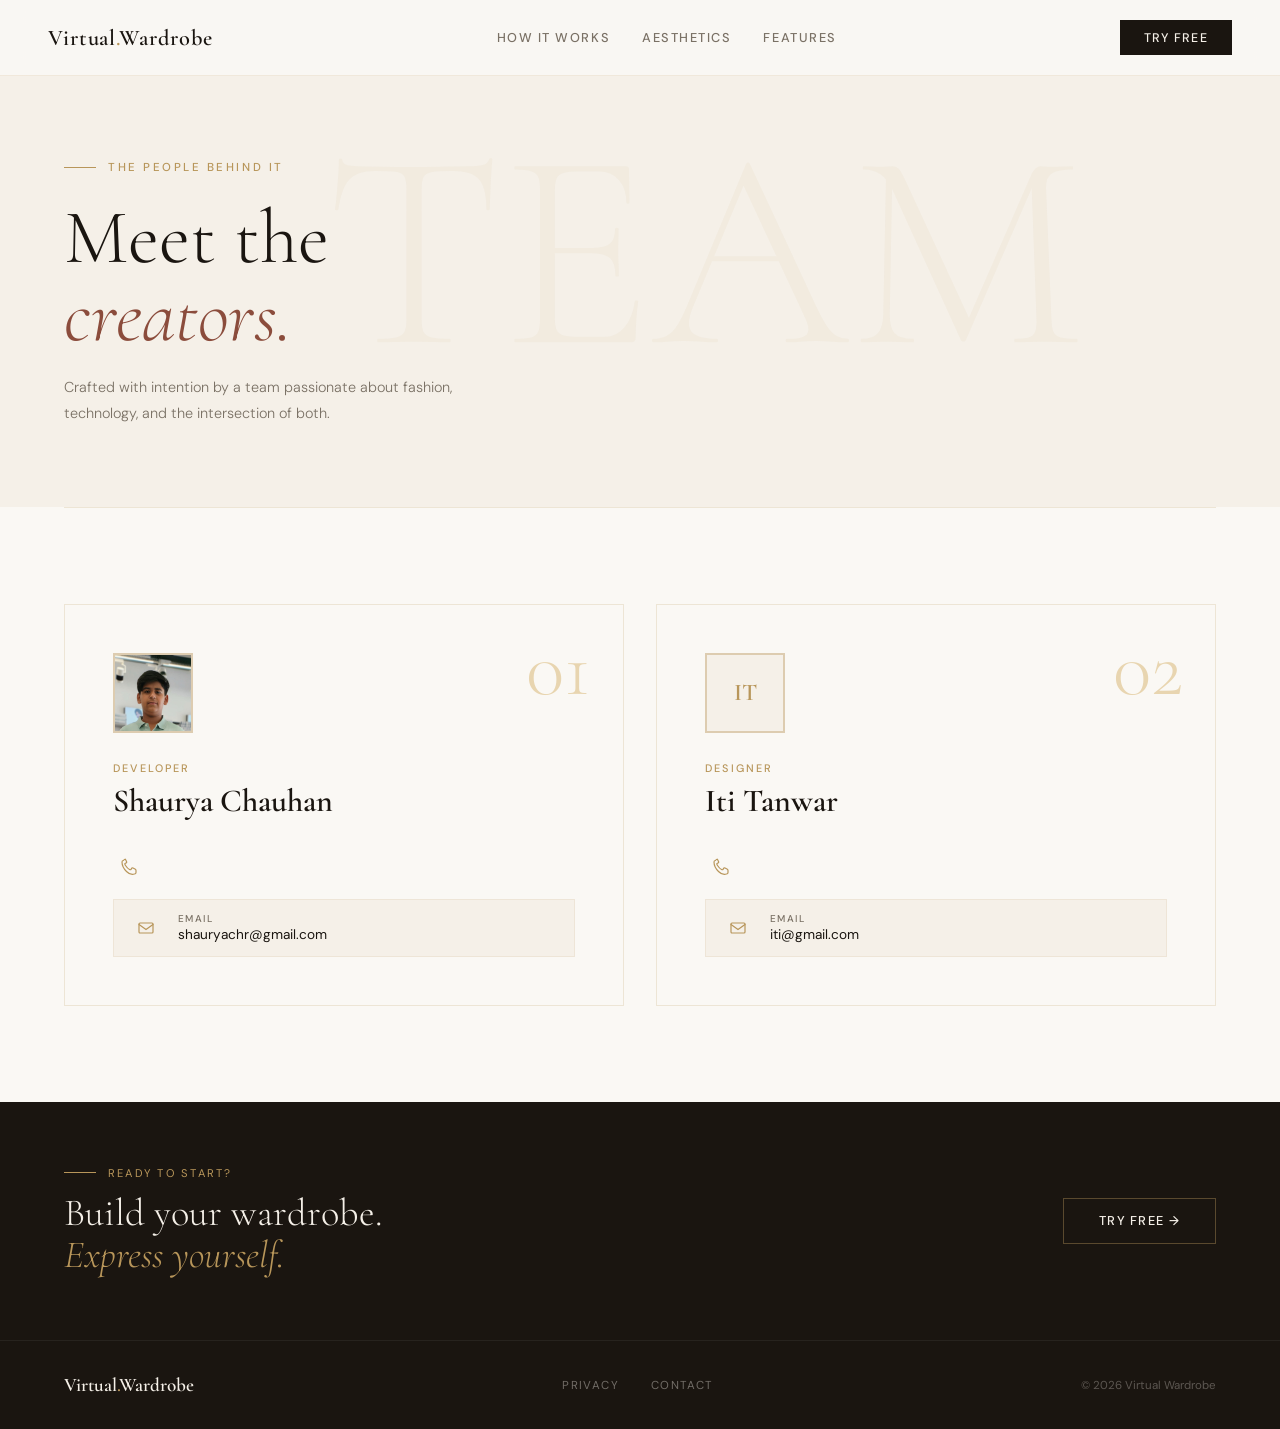
<file: contact.html>
<!DOCTYPE html>
<html lang="en">
<head>
<meta charset="UTF-8">
<meta name="viewport" content="width=device-width, initial-scale=1.0">
<title>Contact — Virtual Wardrobe</title>
<link href="https://fonts.googleapis.com/css2?family=Cormorant+Garamond:ital,wght@0,300;0,400;0,600;1,300;1,400&family=DM+Sans:wght@300;400;500&display=swap" rel="stylesheet">
<style>
  *, *::before, *::after { box-sizing: border-box; margin: 0; padding: 0; }
  :root {
    --ink: #1a1510; --cream: #f5f0e8; --warm-white: #faf8f4;
    --gold: #b8965a; --gold-light: #e8d5b0; --charcoal: #2d2926;
    --muted: #7a7165; --accent: #8b4c3c;
  }
  html { scroll-behavior: smooth; }
  body { font-family: 'DM Sans', sans-serif; background: var(--warm-white); color: var(--ink); overflow-x: hidden; }
  nav {
    position: fixed; top: 0; left: 0; right: 0; z-index: 100;
    display: flex; align-items: center; justify-content: space-between;
    padding: 1.25rem 3rem;
    background: rgba(250,248,244,0.9); backdrop-filter: blur(12px);
    border-bottom: 1px solid rgba(184,150,90,0.15);
  }
  .nav-logo { font-family: 'Cormorant Garamond', serif; font-size: 1.4rem; font-weight: 600; letter-spacing: 0.04em; color: var(--ink); text-decoration: none; }
  .nav-logo span { color: var(--gold); }
  .nav-links { display: flex; gap: 2rem; }
  .nav-links a { font-size: 0.8rem; letter-spacing: 0.12em; text-transform: uppercase; color: var(--muted); text-decoration: none; font-weight: 500; transition: color 0.2s; }
  .nav-links a:hover { color: var(--ink); }
  .nav-cta { font-size: 0.78rem; letter-spacing: 0.1em; text-transform: uppercase; padding: 0.6rem 1.5rem; background: var(--ink); color: var(--cream); border: none; cursor: pointer; font-family: 'DM Sans', sans-serif; font-weight: 500; transition: background 0.2s; text-decoration: none; display: inline-block; }
  .nav-cta:hover { background: var(--gold); }
  .page-header {
    padding: 10rem 4rem 5rem;
    background: var(--cream);
    position: relative;
    overflow: hidden;
  }
  .page-header-bg {
    position: absolute; top: 50%; left: 55%; transform: translate(-50%, -50%);
    font-family: 'Cormorant Garamond', serif; font-size: 22vw; font-weight: 300;
    color: rgba(184,150,90,0.06); white-space: nowrap; pointer-events: none; line-height: 1;
  }
  .eyebrow {
    font-size: 0.72rem; letter-spacing: 0.22em; text-transform: uppercase;
    color: var(--gold); font-weight: 500; display: flex; align-items: center;
    gap: 0.75rem; margin-bottom: 1.5rem;
  }
  .eyebrow::before { content: ''; width: 2rem; height: 1px; background: var(--gold); }
  .page-title {
    font-family: 'Cormorant Garamond', serif;
    font-size: clamp(3.5rem, 6vw, 6rem);
    font-weight: 300; line-height: 1.02;
    position: relative; z-index: 1;
  }
  .page-title em { font-style: italic; color: var(--accent); }
  .page-subtitle {
    margin-top: 1.2rem;
    font-size: 0.9rem; color: var(--muted); font-weight: 300; line-height: 1.8;
    max-width: 440px; position: relative; z-index: 1;
  }
  .divider { height: 1px; background: rgba(184,150,90,0.2); margin: 0 4rem; }
  .team-section {
    padding: 6rem 4rem;
    display: grid;
    grid-template-columns: 1fr 1fr;
    gap: 2rem;
  }
  .person-card {
    border: 1px solid rgba(184,150,90,0.2);
    background: var(--warm-white);
    padding: 3rem;
    position: relative;
    overflow: hidden;
    transition: border-color 0.3s, transform 0.3s;
  }
  .person-card:hover { border-color: var(--gold); transform: translateY(-4px); }
  .person-card::before {
    content: '';
    position: absolute; top: 0; left: 0; right: 0; height: 3px;
    background: linear-gradient(90deg, var(--gold), transparent);
    opacity: 0; transition: opacity 0.3s;
  }
  .person-card:hover::before { opacity: 1; }
  .card-index {
    font-family: 'Cormorant Garamond', serif;
    font-size: 5rem; font-weight: 300; line-height: 1;
    color: var(--gold-light);
    position: absolute; top: 1.5rem; right: 2rem;
    pointer-events: none;
  }
  .person-avatar {
    width: 80px; height: 80px;
    border: 2px solid rgba(184,150,90,0.4);
    display: flex; align-items: center; justify-content: center;
    margin-bottom: 1.8rem;
    background: var(--cream);
    position: relative; z-index: 1;
    overflow: hidden;
  }
  .person-avatar img {
    width: 100%; height: 100%;
    object-fit: cover;
    object-position: center top;
    display: block;
  }
  .avatar-initials {
    font-family: 'Cormorant Garamond', serif;
    font-size: 1.5rem; font-weight: 600;
    color: var(--gold);
  }
  .person-role { font-size: 0.68rem; letter-spacing: 0.2em; text-transform: uppercase; color: var(--gold); font-weight: 500; margin-bottom: 0.5rem; }
  .person-name { font-family: 'Cormorant Garamond', serif; font-size: 2rem; font-weight: 600; margin-bottom: 2rem; line-height: 1.1; }
  .contact-list { display: flex; flex-direction: column; gap: 1rem; }
  .contact-item {
    display: flex; align-items: center; gap: 1rem;
    text-decoration: none; color: inherit;
    padding: 0.75rem 1rem;
    border: 1px solid rgba(184,150,90,0.12);
    background: var(--cream);
    transition: border-color 0.2s, background 0.2s;
    cursor: pointer;
  }
  .contact-item:hover { border-color: rgba(184,150,90,0.5); background: rgba(184,150,90,0.05); }
  .contact-icon { width: 32px; height: 32px; display: flex; align-items: center; justify-content: center; flex-shrink: 0; }
  .contact-detail { display: flex; flex-direction: column; gap: 0.1rem; }
  .contact-type { font-size: 0.62rem; letter-spacing: 0.15em; text-transform: uppercase; color: var(--muted); font-weight: 500; }
  .contact-value { font-size: 0.85rem; color: var(--ink); font-weight: 400; }
  .bottom-strip {
    background: var(--ink); padding: 4rem;
    display: flex; align-items: center; justify-content: space-between; gap: 3rem;
  }
  .strip-text { flex: 1; }
  .strip-label { font-size: 0.7rem; letter-spacing: 0.2em; text-transform: uppercase; color: var(--gold); margin-bottom: 0.75rem; display: flex; align-items: center; gap: 0.75rem; }
  .strip-label::before { content: ''; width: 2rem; height: 1px; background: var(--gold); }
  .strip-heading { font-family: 'Cormorant Garamond', serif; font-size: clamp(1.8rem, 3vw, 2.8rem); font-weight: 300; color: var(--cream); line-height: 1.1; }
  .strip-heading em { font-style: italic; color: var(--gold); }
  .strip-action { padding: 0.85rem 2.2rem; background: none; border: 1px solid rgba(184,150,90,0.4); color: var(--cream); font-family: 'DM Sans', sans-serif; font-size: 0.8rem; letter-spacing: 0.1em; text-transform: uppercase; font-weight: 500; cursor: pointer; transition: all 0.25s; text-decoration: none; display: inline-block; flex-shrink: 0; }
  .strip-action:hover { background: var(--gold); border-color: var(--gold); }
  footer { background: var(--ink); color: var(--cream); padding: 2rem 4rem; display: flex; justify-content: space-between; align-items: center; border-top: 1px solid rgba(255,255,255,0.06); }
  .footer-logo { font-family: 'Cormorant Garamond', serif; font-size: 1.2rem; font-weight: 600; }
  .footer-logo span { color: var(--gold); }
  .footer-links { display: flex; gap: 2rem; }
  .footer-links a { font-size: 0.72rem; letter-spacing: 0.12em; text-transform: uppercase; color: rgba(245,240,232,0.4); text-decoration: none; transition: color 0.2s; }
  .footer-links a:hover { color: var(--gold); }
  .footer-copy { font-size: 0.72rem; color: rgba(245,240,232,0.3); }
  @keyframes fadeUp { from { opacity: 0; transform: translateY(24px); } to { opacity: 1; transform: translateY(0); } }
  .animate { animation: fadeUp 0.7s ease both; }
  .delay-1 { animation-delay: 0.15s; }
  .delay-2 { animation-delay: 0.3s; }
  .delay-3 { animation-delay: 0.5s; }
  @media (max-width: 768px) {
    nav { padding: 1rem 1.5rem; }
    .nav-links { display: none; }
    .page-header { padding: 7rem 1.5rem 3rem; }
    .team-section { grid-template-columns: 1fr; padding: 3rem 1.5rem; }
    .bottom-strip { flex-direction: column; padding: 3rem 1.5rem; text-align: center; }
    .strip-label { justify-content: center; }
    .divider { margin: 0 1.5rem; }
    footer { flex-direction: column; gap: 1.5rem; text-align: center; padding: 2rem 1.5rem; }
    .footer-links { flex-wrap: wrap; justify-content: center; }
  }
</style>
</head>
<body>

<nav>
  <a href="index.html" class="nav-logo">Virtual<span>.</span>Wardrobe</a>
  <div class="nav-links">
    <a href="index.html#how">How It Works</a>
    <a href="index.html#aesthetics">Aesthetics</a>
    <a href="index.html#features">Features</a>
  </div>
  <a href="login.html" class="nav-cta">Try Free</a>
</nav>

<section class="page-header">
  <div class="page-header-bg">TEAM</div>
  <div class="eyebrow animate">The People Behind It</div>
  <h1 class="page-title animate delay-1">Meet the<br><em>creators.</em></h1>
  <p class="page-subtitle animate delay-2">Crafted with intention by a team passionate about fashion, technology, and the intersection of both.</p>
</section>

<div class="divider"></div>

<section class="team-section">

  <!-- Shaurya Chauhan -->
  <div class="person-card animate delay-2">
    <span class="card-index">01</span>
    <div class="person-avatar">
      <img src="[data-uri]" alt="Shaurya Chauhan">
    </div>
    <div class="person-role">Developer</div>
    <h2 class="person-name">Shaurya Chauhan</h2>
    <div class="contact-list">
        <div class="contact-icon">
          <svg width="18" height="18" viewBox="0 0 18 18" fill="none">
            <path d="M3.5 2.5C3.5 2.5 2 2.5 2 4C2 5.5 2.5 9.5 6.5 13.5C10.5 17.5 14.5 16 14.5 16C14.5 16 16 16 16 14.5V12.5C16 12.5 16 11.5 15 11L13 10C13 10 12 9.5 11.5 10.5L11 11.5C11 11.5 10.5 12 9.5 11.5C8.5 11 6.5 9 5.5 7.5C4.5 6 5 5.5 5 5.5L6 5C7 4.5 6.5 3.5 6.5 3.5L5.5 1.5C5 0.5 3.5 2.5 3.5 2.5Z" stroke="#b8965a" stroke-width="1.2" stroke-linecap="round" stroke-linejoin="round"/>
          </svg>
        </div>
      </a>
      <a class="contact-item" href="mailto:shauryachr@gmail.com">
        <div class="contact-icon">
          <svg width="18" height="18" viewBox="0 0 18 18" fill="none">
            <rect x="2" y="4" width="14" height="10" rx="1" stroke="#b8965a" stroke-width="1.2"/>
            <path d="M2 5.5 L9 10.5 L16 5.5" stroke="#b8965a" stroke-width="1.2" stroke-linecap="round"/>
          </svg>
        </div>
        <div class="contact-detail">
          <span class="contact-type">Email</span>
          <span class="contact-value">shauryachr@gmail.com</span>
        </div>
      </a>
    </div>
  </div>

  <!-- Iti Tanwar -->
  <div class="person-card animate delay-3">
    <span class="card-index">02</span>
    <div class="person-avatar">
      <span class="avatar-initials">IT</span>
    </div>
    <div class="person-role">Designer</div>
    <h2 class="person-name">Iti Tanwar</h2>
    <div class="contact-list">
        <div class="contact-icon">
          <svg width="18" height="18" viewBox="0 0 18 18" fill="none">
            <path d="M3.5 2.5C3.5 2.5 2 2.5 2 4C2 5.5 2.5 9.5 6.5 13.5C10.5 17.5 14.5 16 14.5 16C14.5 16 16 16 16 14.5V12.5C16 12.5 16 11.5 15 11L13 10C13 10 12 9.5 11.5 10.5L11 11.5C11 11.5 10.5 12 9.5 11.5C8.5 11 6.5 9 5.5 7.5C4.5 6 5 5.5 5 5.5L6 5C7 4.5 6.5 3.5 6.5 3.5L5.5 1.5C5 0.5 3.5 2.5 3.5 2.5Z" stroke="#b8965a" stroke-width="1.2" stroke-linecap="round" stroke-linejoin="round"/>
          </svg>
        </diV>
      </a>
      <a class="contact-item" href="mailto:iti@gmail.com">
        <div class="contact-icon">
          <svg width="18" height="18" viewBox="0 0 18 18" fill="none">
            <rect x="2" y="4" width="14" height="10" rx="1" stroke="#b8965a" stroke-width="1.2"/>
            <path d="M2 5.5 L9 10.5 L16 5.5" stroke="#b8965a" stroke-width="1.2" stroke-linecap="round"/>
          </svg>
        </div>
        <div class="contact-detail">
          <span class="contact-type">Email</span>
          <span class="contact-value">iti@gmail.com</span>
        </div>
      </a>
    </div>
  </div>

</section>

<div class="bottom-strip">
  <div class="strip-text">
    <div class="strip-label">Ready to Start?</div>
    <h2 class="strip-heading">Build your wardrobe.<br><em>Express yourself.</em></h2>
  </div>
  <a href="login.html" class="strip-action">Try Free →</a>
</div>

<footer>
  <div class="footer-logo">Virtual<span>.</span>Wardrobe</div>
  <div class="footer-links">
    <a href="privacy.html">Privacy</a>
    <a href="contact.html">Contact</a>
  </div>
  <div class="footer-copy">© 2026 Virtual Wardrobe</div>
</footer>

</body>
</html>
</file>
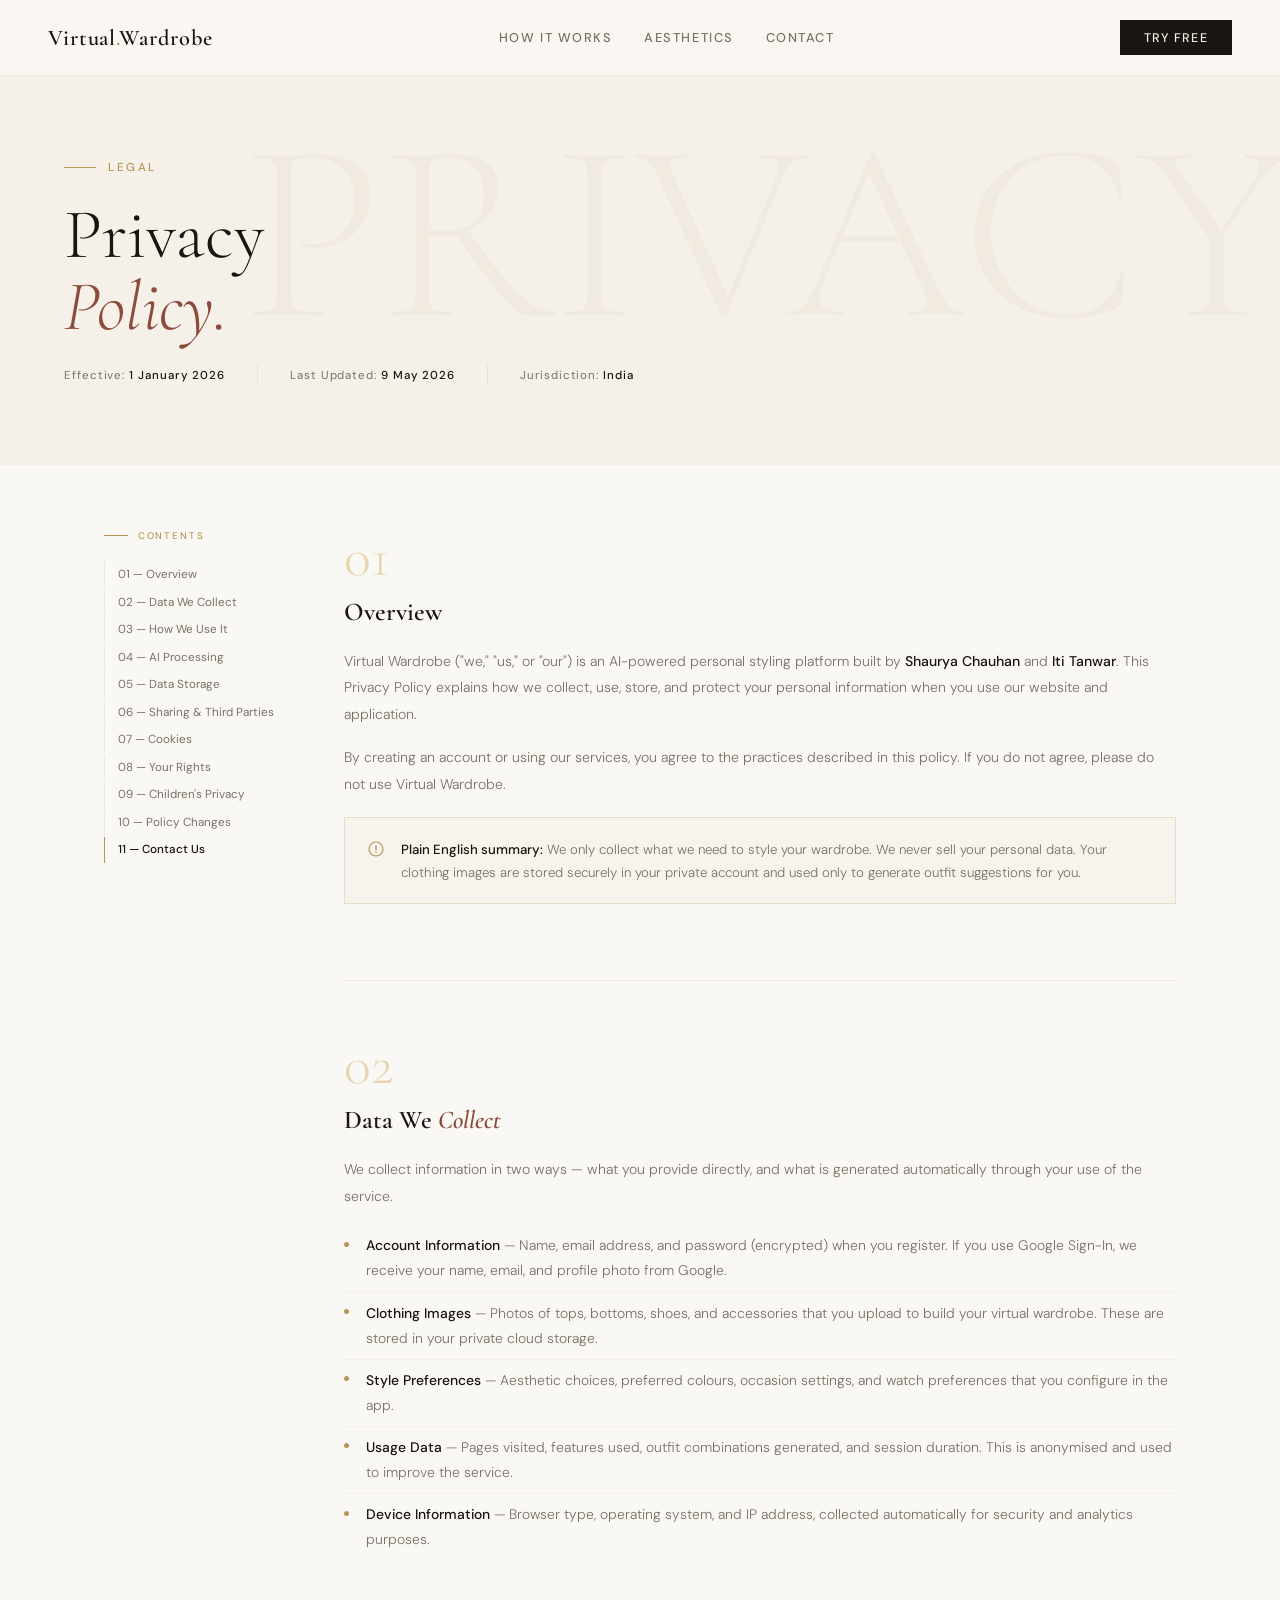
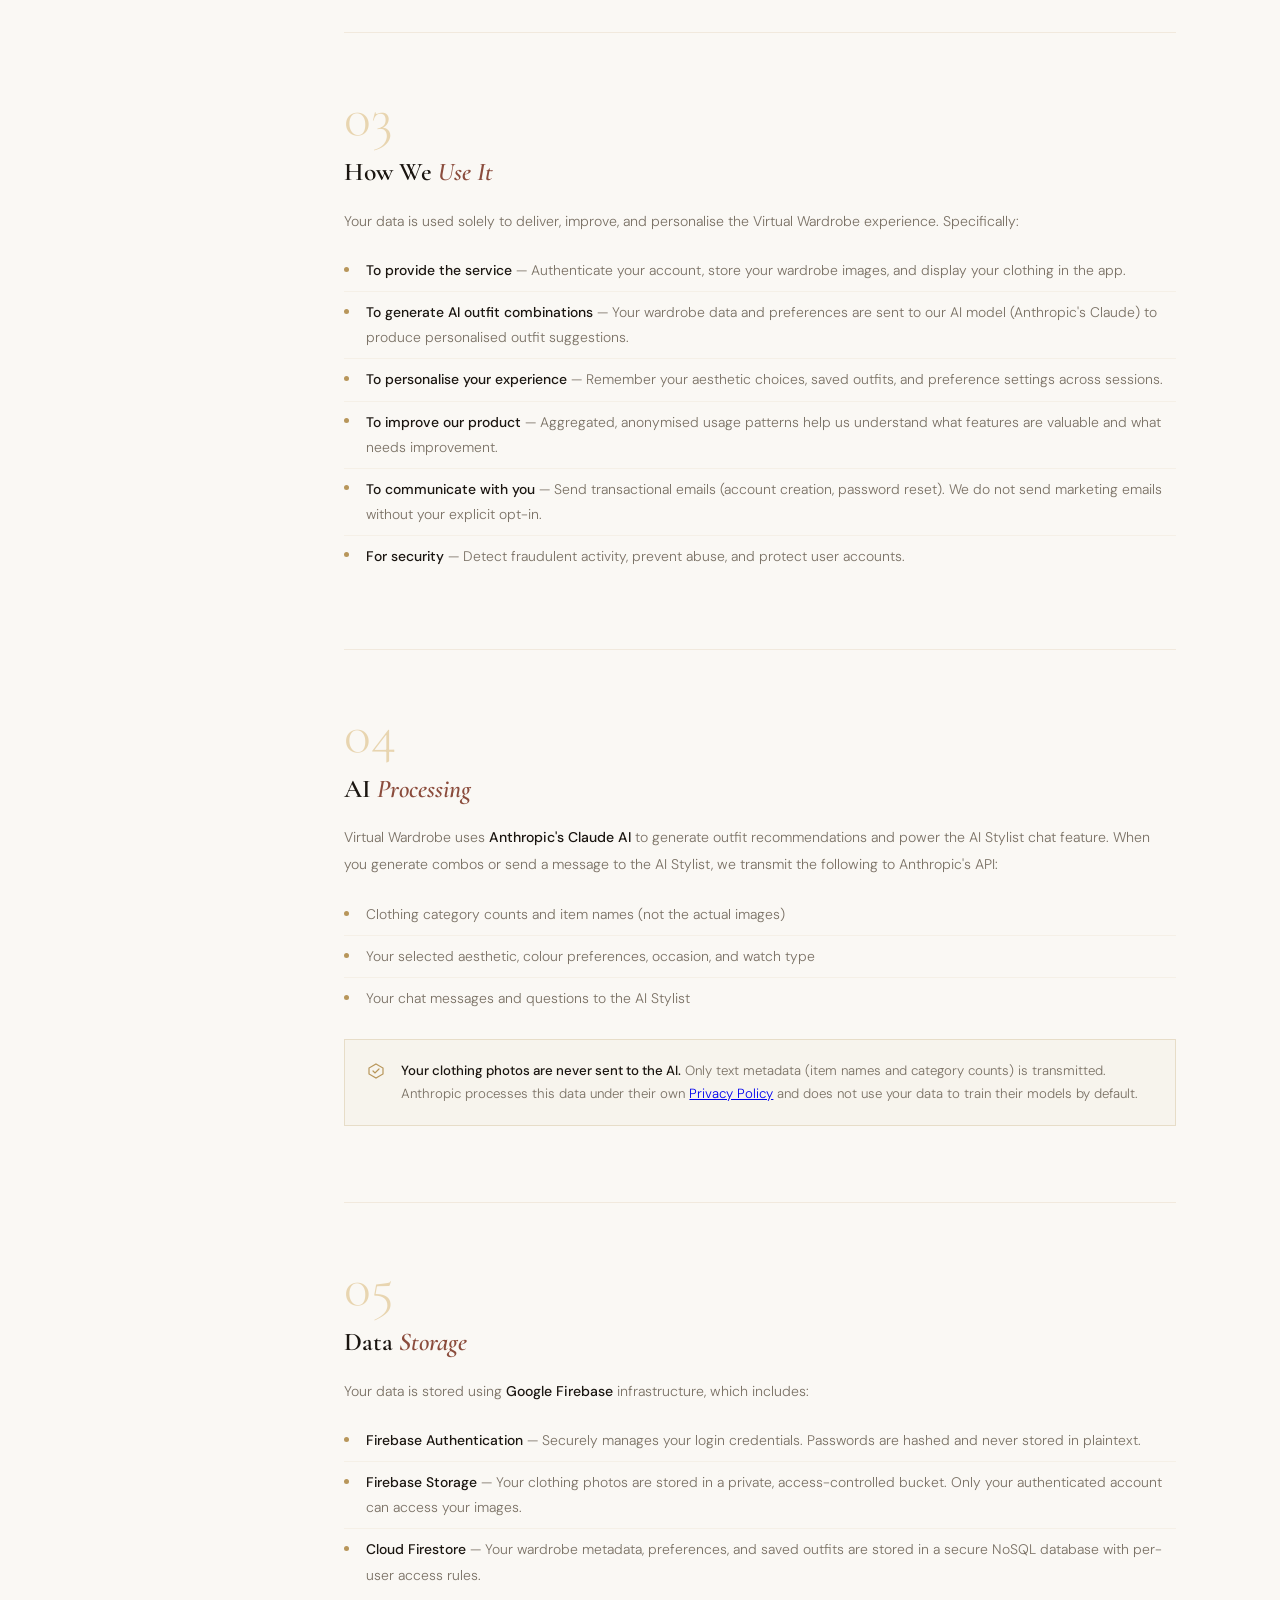
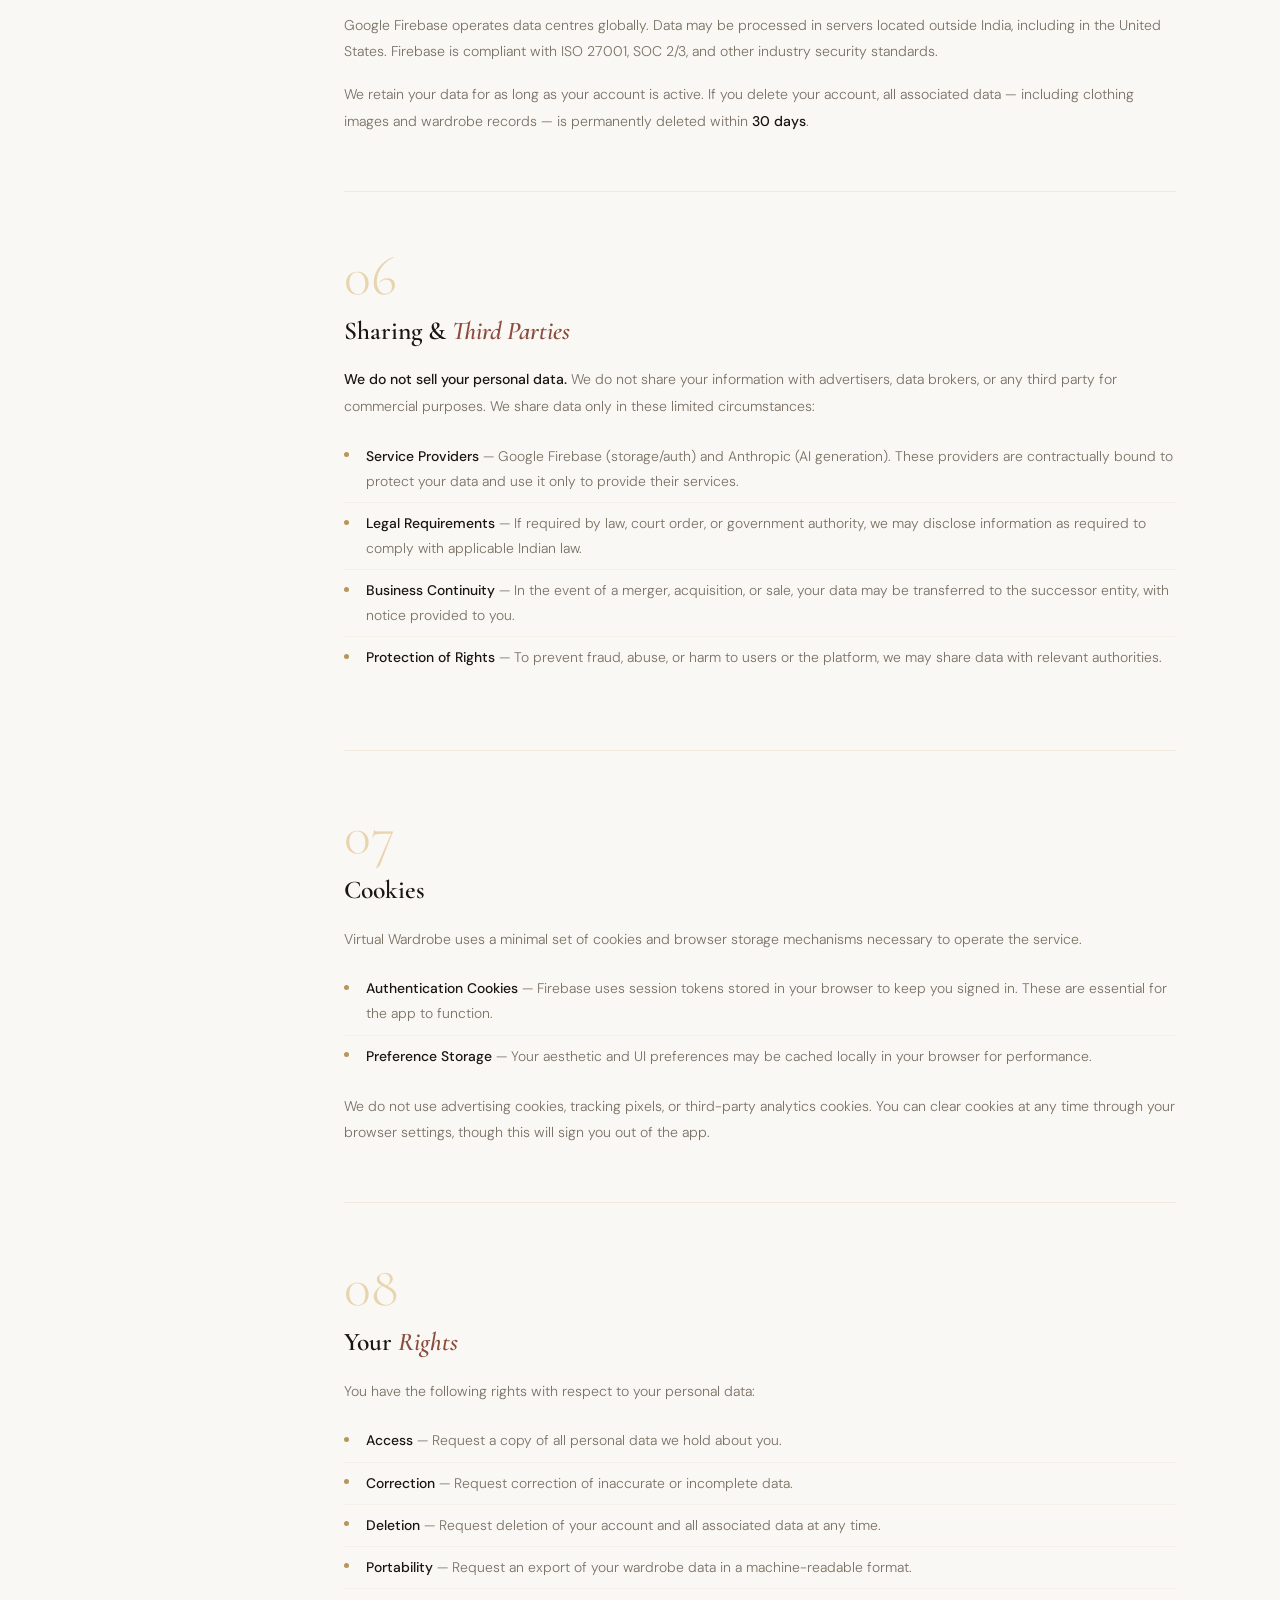
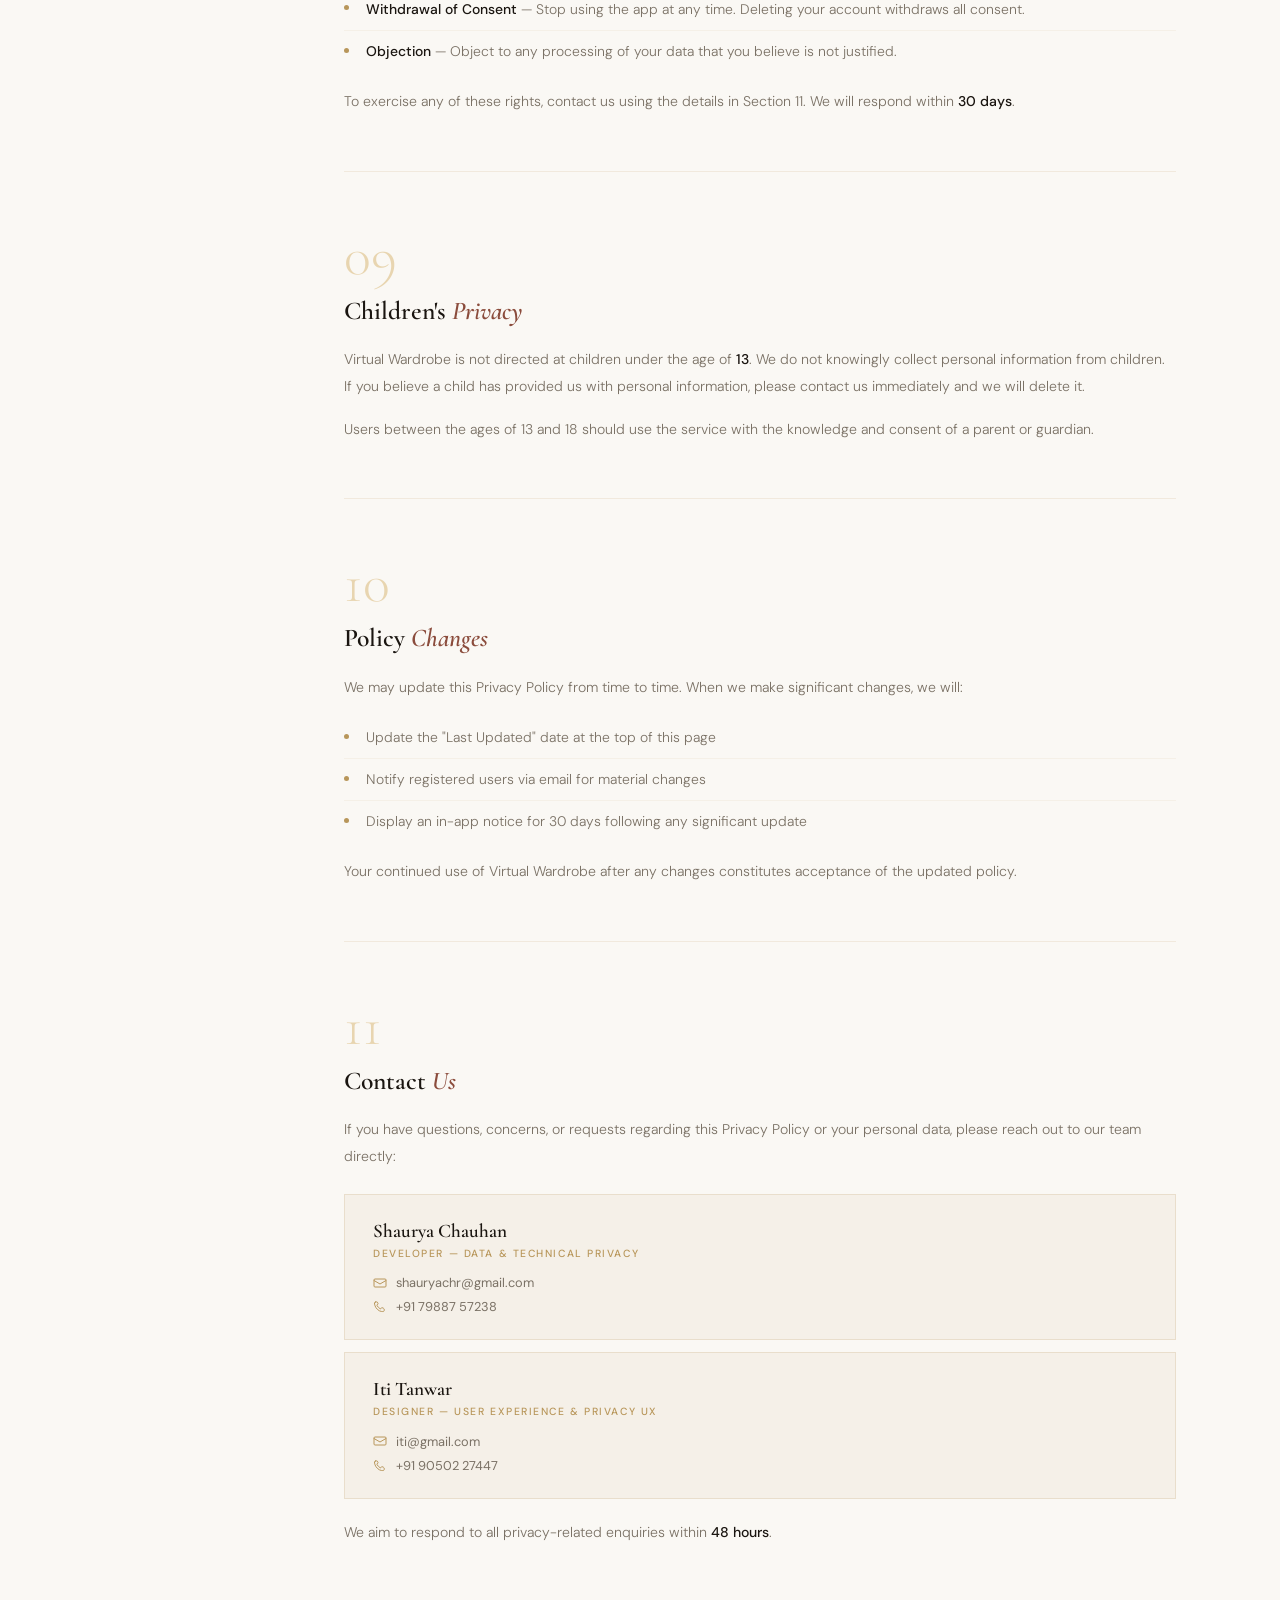
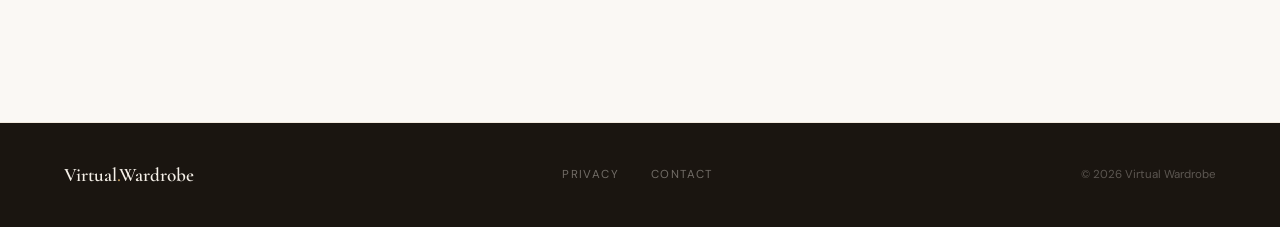
<file: privacy.html>
<!DOCTYPE html>
<html lang="en">
<head>
<meta charset="UTF-8">
<meta name="viewport" content="width=device-width, initial-scale=1.0">
<title>Privacy Policy — Virtual Wardrobe</title>
<link href="https://fonts.googleapis.com/css2?family=Cormorant+Garamond:ital,wght@0,300;0,400;0,600;1,300;1,400&family=DM+Sans:wght@300;400;500&display=swap" rel="stylesheet">
<style>
  *, *::before, *::after { box-sizing: border-box; margin: 0; padding: 0; }
  :root {
    --ink: #1a1510; --cream: #f5f0e8; --warm-white: #faf8f4;
    --gold: #b8965a; --gold-light: #e8d5b0; --charcoal: #2d2926;
    --muted: #7a7165; --accent: #8b4c3c;
    --border: rgba(184,150,90,0.15);
  }
  html { scroll-behavior: smooth; }
  body { font-family: 'DM Sans', sans-serif; background: var(--warm-white); color: var(--ink); overflow-x: hidden; }

  /* NAV */
  nav {
    position: fixed; top: 0; left: 0; right: 0; z-index: 100;
    display: flex; align-items: center; justify-content: space-between;
    padding: 1.25rem 3rem;
    background: rgba(250,248,244,0.92); backdrop-filter: blur(12px);
    border-bottom: 1px solid var(--border);
  }
  .nav-logo { font-family: 'Cormorant Garamond', serif; font-size: 1.4rem; font-weight: 600; letter-spacing: 0.04em; color: var(--ink); text-decoration: none; }
  .nav-logo span { color: var(--gold); }
  .nav-links { display: flex; gap: 2rem; }
  .nav-links a { font-size: 0.8rem; letter-spacing: 0.12em; text-transform: uppercase; color: var(--muted); text-decoration: none; font-weight: 500; transition: color 0.2s; }
  .nav-links a:hover { color: var(--ink); }
  .nav-cta { font-size: 0.78rem; letter-spacing: 0.1em; text-transform: uppercase; padding: 0.6rem 1.5rem; background: var(--ink); color: var(--cream); border: none; cursor: pointer; font-family: 'DM Sans', sans-serif; font-weight: 500; transition: background 0.2s; text-decoration: none; display: inline-block; }
  .nav-cta:hover { background: var(--gold); }

  /* PAGE HEADER */
  .page-header {
    padding: 10rem 4rem 5rem;
    background: var(--cream);
    position: relative; overflow: hidden;
  }
  .page-header-bg {
    position: absolute; top: 50%; left: 60%; transform: translate(-50%, -50%);
    font-family: 'Cormorant Garamond', serif; font-size: 20vw; font-weight: 300;
    color: rgba(184,150,90,0.055); white-space: nowrap; pointer-events: none; line-height: 1;
    user-select: none;
  }
  .eyebrow {
    font-size: 0.72rem; letter-spacing: 0.22em; text-transform: uppercase;
    color: var(--gold); font-weight: 500; display: flex; align-items: center;
    gap: 0.75rem; margin-bottom: 1.5rem;
  }
  .eyebrow::before { content: ''; width: 2rem; height: 1px; background: var(--gold); }
  .page-title {
    font-family: 'Cormorant Garamond', serif;
    font-size: clamp(3rem, 5.5vw, 5.5rem);
    font-weight: 300; line-height: 1.02;
    position: relative; z-index: 1;
  }
  .page-title em { font-style: italic; color: var(--accent); }
  .page-meta {
    margin-top: 1.4rem; display: flex; align-items: center; gap: 2rem;
    position: relative; z-index: 1;
  }
  .meta-item { font-size: 0.72rem; color: var(--muted); letter-spacing: 0.08em; }
  .meta-item strong { color: var(--ink); font-weight: 500; }
  .meta-sep { width: 1px; height: 20px; background: var(--border); }

  /* LAYOUT */
  .privacy-layout {
    display: grid;
    grid-template-columns: 240px 1fr;
    gap: 0;
    max-width: 1200px;
    margin: 0 auto;
    padding: 4rem;
    align-items: start;
  }

  /* TOC SIDEBAR */
  .toc {
    position: sticky; top: 6rem;
    padding-right: 3rem;
  }
  .toc-label {
    font-size: 0.6rem; letter-spacing: 0.2em; text-transform: uppercase;
    color: var(--gold); font-weight: 500; margin-bottom: 1.2rem;
    display: flex; align-items: center; gap: 0.6rem;
  }
  .toc-label::before { content: ''; width: 1.5rem; height: 1px; background: var(--gold); }
  .toc-list { list-style: none; display: flex; flex-direction: column; gap: 0.1rem; }
  .toc-list a {
    font-size: 0.73rem; color: var(--muted); text-decoration: none;
    padding: 0.3rem 0 0.3rem 0.8rem;
    border-left: 1px solid var(--border);
    display: block; transition: all 0.2s;
    line-height: 1.4;
  }
  .toc-list a:hover { color: var(--gold); border-left-color: var(--gold); }
  .toc-list a.active { color: var(--ink); border-left-color: var(--gold); font-weight: 500; }

  /* CONTENT */
  .privacy-content { min-width: 0; }
  .policy-section {
    margin-bottom: 3.5rem;
    padding-bottom: 3.5rem;
    border-bottom: 1px solid var(--border);
    scroll-margin-top: 7rem;
  }
  .policy-section:last-child { border-bottom: none; }

  .section-num {
    font-family: 'Cormorant Garamond', serif;
    font-size: 3.5rem; font-weight: 300; color: var(--gold-light);
    line-height: 1; margin-bottom: 0.75rem; display: block;
  }
  .section-title {
    font-family: 'Cormorant Garamond', serif;
    font-size: 1.6rem; font-weight: 600; margin-bottom: 1.25rem; line-height: 1.2;
  }
  .section-title em { font-style: italic; color: var(--accent); }

  .policy-text {
    font-size: 0.88rem; color: var(--muted); line-height: 1.9; font-weight: 300;
    margin-bottom: 1rem;
  }
  .policy-text:last-child { margin-bottom: 0; }
  .policy-text strong { color: var(--ink); font-weight: 500; }
  .policy-text a { color: var(--gold); text-decoration: none; border-bottom: 1px solid rgba(184,150,90,0.3); transition: border-color 0.2s; }
  .policy-text a:hover { border-color: var(--gold); }

  .policy-list {
    list-style: none; margin: 1rem 0;
  }
  .policy-list li {
    font-size: 0.87rem; color: var(--muted); line-height: 1.8; font-weight: 300;
    padding: 0.5rem 0 0.5rem 1.4rem; position: relative;
    border-bottom: 1px solid rgba(184,150,90,0.08);
  }
  .policy-list li:last-child { border-bottom: none; }
  .policy-list li::before {
    content: ''; position: absolute; left: 0; top: 1.05rem;
    width: 5px; height: 5px; background: var(--gold); border-radius: 50%;
  }
  .policy-list li strong { color: var(--ink); font-weight: 500; }

  .highlight-box {
    border: 1px solid rgba(184,150,90,0.25);
    background: rgba(184,150,90,0.04);
    padding: 1.2rem 1.4rem;
    margin: 1.25rem 0;
    display: flex; gap: 1rem; align-items: flex-start;
  }
  .highlight-icon { flex-shrink: 0; margin-top: 0.15rem; }
  .highlight-text { font-size: 0.83rem; color: var(--muted); line-height: 1.75; font-weight: 300; }
  .highlight-text strong { color: var(--ink); font-weight: 500; }

  .contact-card {
    border: 1px solid rgba(184,150,90,0.2);
    padding: 1.5rem 1.75rem;
    background: var(--cream);
    margin-top: 1.5rem;
  }
  .contact-card-name {
    font-family: 'Cormorant Garamond', serif;
    font-size: 1.2rem; font-weight: 600; margin-bottom: 0.25rem;
  }
  .contact-card-role {
    font-size: 0.65rem; letter-spacing: 0.15em; text-transform: uppercase;
    color: var(--gold); margin-bottom: 0.9rem; font-weight: 500;
  }
  .contact-card-links { display: flex; flex-direction: column; gap: 0.45rem; }
  .contact-card-link {
    font-size: 0.8rem; color: var(--muted); text-decoration: none;
    display: flex; align-items: center; gap: 0.55rem; transition: color 0.2s;
  }
  .contact-card-link:hover { color: var(--gold); }

  /* FOOTER */
  .divider-full { height: 1px; background: var(--border); }

  footer {
    background: var(--ink); color: var(--cream);
    padding: 2.5rem 4rem;
    display: flex; justify-content: space-between; align-items: center;
  }
  .footer-logo { font-family: 'Cormorant Garamond', serif; font-size: 1.2rem; font-weight: 600; }
  .footer-logo span { color: var(--gold); }
  .footer-links { display: flex; gap: 2rem; }
  .footer-links a { font-size: 0.72rem; letter-spacing: 0.12em; text-transform: uppercase; color: rgba(245,240,232,0.4); text-decoration: none; transition: color 0.2s; }
  .footer-links a:hover { color: var(--gold); }
  .footer-copy { font-size: 0.72rem; color: rgba(245,240,232,0.3); }

  /* ANIMATIONS */
  @keyframes fadeUp { from { opacity: 0; transform: translateY(20px); } to { opacity: 1; transform: translateY(0); } }
  .animate { animation: fadeUp 0.65s ease both; }
  .delay-1 { animation-delay: 0.12s; }
  .delay-2 { animation-delay: 0.25s; }

  @media (max-width: 900px) {
    nav { padding: 1rem 1.5rem; }
    .nav-links { display: none; }
    .page-header { padding: 7rem 1.5rem 3rem; }
    .privacy-layout { grid-template-columns: 1fr; padding: 2.5rem 1.5rem; }
    .toc { position: static; padding-right: 0; margin-bottom: 2.5rem; }
    footer { flex-direction: column; gap: 1.5rem; text-align: center; padding: 2rem 1.5rem; }
    .footer-links { flex-wrap: wrap; justify-content: center; }
  }
</style>
</head>
<body>

<nav>
  <a href="index.html" class="nav-logo">Virtual<span>.</span>Wardrobe</a>
  <div class="nav-links">
    <a href="index.html#how">How It Works</a>
    <a href="index.html#aesthetics">Aesthetics</a>
    <a href="contact.html">Contact</a>
  </div>
  <a href="login.html" class="nav-cta">Try Free</a>
</nav>

<section class="page-header">
  <div class="page-header-bg">PRIVACY</div>
  <div class="eyebrow animate">Legal</div>
  <h1 class="page-title animate delay-1">Privacy<br><em>Policy.</em></h1>
  <div class="page-meta animate delay-2">
    <span class="meta-item">Effective: <strong>1 January 2026</strong></span>
    <div class="meta-sep"></div>
    <span class="meta-item">Last Updated: <strong>9 May 2026</strong></span>
    <div class="meta-sep"></div>
    <span class="meta-item">Jurisdiction: <strong>India</strong></span>
  </div>
</section>

<div class="privacy-layout">

  <!-- TABLE OF CONTENTS -->
  <aside class="toc">
    <div class="toc-label">Contents</div>
    <ul class="toc-list">
      <li><a href="#overview">01 — Overview</a></li>
      <li><a href="#data-collected">02 — Data We Collect</a></li>
      <li><a href="#how-we-use">03 — How We Use It</a></li>
      <li><a href="#ai-processing">04 — AI Processing</a></li>
      <li><a href="#storage">05 — Data Storage</a></li>
      <li><a href="#sharing">06 — Sharing & Third Parties</a></li>
      <li><a href="#cookies">07 — Cookies</a></li>
      <li><a href="#your-rights">08 — Your Rights</a></li>
      <li><a href="#children">09 — Children's Privacy</a></li>
      <li><a href="#changes">10 — Policy Changes</a></li>
      <li><a href="#contact">11 — Contact Us</a></li>
    </ul>
  </aside>

  <!-- POLICY CONTENT -->
  <article class="privacy-content">

    <div class="policy-section" id="overview">
      <span class="section-num">01</span>
      <h2 class="section-title">Overview</h2>
      <p class="policy-text">Virtual Wardrobe ("we," "us," or "our") is an AI-powered personal styling platform built by <strong>Shaurya Chauhan</strong> and <strong>Iti Tanwar</strong>. This Privacy Policy explains how we collect, use, store, and protect your personal information when you use our website and application.</p>
      <p class="policy-text">By creating an account or using our services, you agree to the practices described in this policy. If you do not agree, please do not use Virtual Wardrobe.</p>
      <div class="highlight-box">
        <div class="highlight-icon">
          <svg width="18" height="18" viewBox="0 0 18 18" fill="none"><circle cx="9" cy="9" r="7" stroke="#b8965a" stroke-width="1.2"/><path d="M9 6 L9 9.5" stroke="#b8965a" stroke-width="1.4" stroke-linecap="round"/><circle cx="9" cy="12" r="0.8" fill="#b8965a"/></svg>
        </div>
        <div class="highlight-text"><strong>Plain English summary:</strong> We only collect what we need to style your wardrobe. We never sell your personal data. Your clothing images are stored securely in your private account and used only to generate outfit suggestions for you.</div>
      </div>
    </div>

    <div class="policy-section" id="data-collected">
      <span class="section-num">02</span>
      <h2 class="section-title">Data We <em>Collect</em></h2>
      <p class="policy-text">We collect information in two ways — what you provide directly, and what is generated automatically through your use of the service.</p>
      <ul class="policy-list">
        <li><strong>Account Information</strong> — Name, email address, and password (encrypted) when you register. If you use Google Sign-In, we receive your name, email, and profile photo from Google.</li>
        <li><strong>Clothing Images</strong> — Photos of tops, bottoms, shoes, and accessories that you upload to build your virtual wardrobe. These are stored in your private cloud storage.</li>
        <li><strong>Style Preferences</strong> — Aesthetic choices, preferred colours, occasion settings, and watch preferences that you configure in the app.</li>
        <li><strong>Usage Data</strong> — Pages visited, features used, outfit combinations generated, and session duration. This is anonymised and used to improve the service.</li>
        <li><strong>Device Information</strong> — Browser type, operating system, and IP address, collected automatically for security and analytics purposes.</li>
      </ul>
    </div>

    <div class="policy-section" id="how-we-use">
      <span class="section-num">03</span>
      <h2 class="section-title">How We <em>Use It</em></h2>
      <p class="policy-text">Your data is used solely to deliver, improve, and personalise the Virtual Wardrobe experience. Specifically:</p>
      <ul class="policy-list">
        <li><strong>To provide the service</strong> — Authenticate your account, store your wardrobe images, and display your clothing in the app.</li>
        <li><strong>To generate AI outfit combinations</strong> — Your wardrobe data and preferences are sent to our AI model (Anthropic's Claude) to produce personalised outfit suggestions.</li>
        <li><strong>To personalise your experience</strong> — Remember your aesthetic choices, saved outfits, and preference settings across sessions.</li>
        <li><strong>To improve our product</strong> — Aggregated, anonymised usage patterns help us understand what features are valuable and what needs improvement.</li>
        <li><strong>To communicate with you</strong> — Send transactional emails (account creation, password reset). We do not send marketing emails without your explicit opt-in.</li>
        <li><strong>For security</strong> — Detect fraudulent activity, prevent abuse, and protect user accounts.</li>
      </ul>
    </div>

    <div class="policy-section" id="ai-processing">
      <span class="section-num">04</span>
      <h2 class="section-title">AI <em>Processing</em></h2>
      <p class="policy-text">Virtual Wardrobe uses <strong>Anthropic's Claude AI</strong> to generate outfit recommendations and power the AI Stylist chat feature. When you generate combos or send a message to the AI Stylist, we transmit the following to Anthropic's API:</p>
      <ul class="policy-list">
        <li>Clothing category counts and item names (not the actual images)</li>
        <li>Your selected aesthetic, colour preferences, occasion, and watch type</li>
        <li>Your chat messages and questions to the AI Stylist</li>
      </ul>
      <div class="highlight-box">
        <div class="highlight-icon">
          <svg width="18" height="18" viewBox="0 0 18 18" fill="none"><path d="M9 2 L16 6 L16 12 L9 16 L2 12 L2 6 Z" stroke="#b8965a" stroke-width="1.2"/><path d="M6 9 L8 11 L12 7" stroke="#b8965a" stroke-width="1.2" stroke-linecap="round"/></svg>
        </div>
        <div class="highlight-text"><strong>Your clothing photos are never sent to the AI.</strong> Only text metadata (item names and category counts) is transmitted. Anthropic processes this data under their own <a href="https://www.anthropic.com/privacy" target="_blank">Privacy Policy</a> and does not use your data to train their models by default.</div>
      </div>
    </div>

    <div class="policy-section" id="storage">
      <span class="section-num">05</span>
      <h2 class="section-title">Data <em>Storage</em></h2>
      <p class="policy-text">Your data is stored using <strong>Google Firebase</strong> infrastructure, which includes:</p>
      <ul class="policy-list">
        <li><strong>Firebase Authentication</strong> — Securely manages your login credentials. Passwords are hashed and never stored in plaintext.</li>
        <li><strong>Firebase Storage</strong> — Your clothing photos are stored in a private, access-controlled bucket. Only your authenticated account can access your images.</li>
        <li><strong>Cloud Firestore</strong> — Your wardrobe metadata, preferences, and saved outfits are stored in a secure NoSQL database with per-user access rules.</li>
      </ul>
      <p class="policy-text">Google Firebase operates data centres globally. Data may be processed in servers located outside India, including in the United States. Firebase is compliant with ISO 27001, SOC 2/3, and other industry security standards.</p>
      <p class="policy-text">We retain your data for as long as your account is active. If you delete your account, all associated data — including clothing images and wardrobe records — is permanently deleted within <strong>30 days</strong>.</p>
    </div>

    <div class="policy-section" id="sharing">
      <span class="section-num">06</span>
      <h2 class="section-title">Sharing &amp; <em>Third Parties</em></h2>
      <p class="policy-text"><strong>We do not sell your personal data.</strong> We do not share your information with advertisers, data brokers, or any third party for commercial purposes. We share data only in these limited circumstances:</p>
      <ul class="policy-list">
        <li><strong>Service Providers</strong> — Google Firebase (storage/auth) and Anthropic (AI generation). These providers are contractually bound to protect your data and use it only to provide their services.</li>
        <li><strong>Legal Requirements</strong> — If required by law, court order, or government authority, we may disclose information as required to comply with applicable Indian law.</li>
        <li><strong>Business Continuity</strong> — In the event of a merger, acquisition, or sale, your data may be transferred to the successor entity, with notice provided to you.</li>
        <li><strong>Protection of Rights</strong> — To prevent fraud, abuse, or harm to users or the platform, we may share data with relevant authorities.</li>
      </ul>
    </div>

    <div class="policy-section" id="cookies">
      <span class="section-num">07</span>
      <h2 class="section-title">Cookies</h2>
      <p class="policy-text">Virtual Wardrobe uses a minimal set of cookies and browser storage mechanisms necessary to operate the service.</p>
      <ul class="policy-list">
        <li><strong>Authentication Cookies</strong> — Firebase uses session tokens stored in your browser to keep you signed in. These are essential for the app to function.</li>
        <li><strong>Preference Storage</strong> — Your aesthetic and UI preferences may be cached locally in your browser for performance.</li>
      </ul>
      <p class="policy-text">We do not use advertising cookies, tracking pixels, or third-party analytics cookies. You can clear cookies at any time through your browser settings, though this will sign you out of the app.</p>
    </div>

    <div class="policy-section" id="your-rights">
      <span class="section-num">08</span>
      <h2 class="section-title">Your <em>Rights</em></h2>
      <p class="policy-text">You have the following rights with respect to your personal data:</p>
      <ul class="policy-list">
        <li><strong>Access</strong> — Request a copy of all personal data we hold about you.</li>
        <li><strong>Correction</strong> — Request correction of inaccurate or incomplete data.</li>
        <li><strong>Deletion</strong> — Request deletion of your account and all associated data at any time.</li>
        <li><strong>Portability</strong> — Request an export of your wardrobe data in a machine-readable format.</li>
        <li><strong>Withdrawal of Consent</strong> — Stop using the app at any time. Deleting your account withdraws all consent.</li>
        <li><strong>Objection</strong> — Object to any processing of your data that you believe is not justified.</li>
      </ul>
      <p class="policy-text">To exercise any of these rights, contact us using the details in Section 11. We will respond within <strong>30 days</strong>.</p>
    </div>

    <div class="policy-section" id="children">
      <span class="section-num">09</span>
      <h2 class="section-title">Children's <em>Privacy</em></h2>
      <p class="policy-text">Virtual Wardrobe is not directed at children under the age of <strong>13</strong>. We do not knowingly collect personal information from children. If you believe a child has provided us with personal information, please contact us immediately and we will delete it.</p>
      <p class="policy-text">Users between the ages of 13 and 18 should use the service with the knowledge and consent of a parent or guardian.</p>
    </div>

    <div class="policy-section" id="changes">
      <span class="section-num">10</span>
      <h2 class="section-title">Policy <em>Changes</em></h2>
      <p class="policy-text">We may update this Privacy Policy from time to time. When we make significant changes, we will:</p>
      <ul class="policy-list">
        <li>Update the "Last Updated" date at the top of this page</li>
        <li>Notify registered users via email for material changes</li>
        <li>Display an in-app notice for 30 days following any significant update</li>
      </ul>
      <p class="policy-text">Your continued use of Virtual Wardrobe after any changes constitutes acceptance of the updated policy.</p>
    </div>

    <div class="policy-section" id="contact">
      <span class="section-num">11</span>
      <h2 class="section-title">Contact <em>Us</em></h2>
      <p class="policy-text">If you have questions, concerns, or requests regarding this Privacy Policy or your personal data, please reach out to our team directly:</p>

      <div class="contact-card">
        <div class="contact-card-name">Shaurya Chauhan</div>
        <div class="contact-card-role">Developer — Data & Technical Privacy</div>
        <div class="contact-card-links">
          <a class="contact-card-link" href="mailto:shauryachr@gmail.com">
            <svg width="14" height="14" viewBox="0 0 14 14" fill="none"><rect x="1" y="3" width="12" height="8" rx="1" stroke="#b8965a" stroke-width="1"/><path d="M1 4.5 L7 8 L13 4.5" stroke="#b8965a" stroke-width="1" stroke-linecap="round"/></svg>
            shauryachr@gmail.com
          </a>
          <a class="contact-card-link" href="tel:+917988757238">
            <svg width="14" height="14" viewBox="0 0 14 14" fill="none"><path d="M2.5 2C2.5 2 1.5 2 1.5 3C1.5 4 1.8 7 4.5 9.5C7.2 12 10.2 11.5 10.2 11.5C10.2 11.5 11.2 11.5 11.2 10.5V9.2C11.2 9.2 11.2 8.7 10.5 8.3L9.2 7.7C9.2 7.7 8.7 7.4 8.3 8L7.9 8.7C7.9 8.7 7.6 9 6.9 8.6C6.2 8.2 4.9 6.9 4.3 6C3.7 5.1 4 4.8 4 4.8L4.7 4.4C5.3 4 5 3.5 5 3.5L4.4 2.2C4 1.5 2.5 2 2.5 2Z" stroke="#b8965a" stroke-width="1" stroke-linecap="round"/></svg>
            +91 79887 57238
          </a>
        </div>
      </div>

      <div class="contact-card" style="margin-top:0.75rem">
        <div class="contact-card-name">Iti Tanwar</div>
        <div class="contact-card-role">Designer — User Experience & Privacy UX</div>
        <div class="contact-card-links">
          <a class="contact-card-link" href="mailto:iti@gmail.com">
            <svg width="14" height="14" viewBox="0 0 14 14" fill="none"><rect x="1" y="3" width="12" height="8" rx="1" stroke="#b8965a" stroke-width="1"/><path d="M1 4.5 L7 8 L13 4.5" stroke="#b8965a" stroke-width="1" stroke-linecap="round"/></svg>
            iti@gmail.com
          </a>
          <a class="contact-card-link" href="tel:+919050227447">
            <svg width="14" height="14" viewBox="0 0 14 14" fill="none"><path d="M2.5 2C2.5 2 1.5 2 1.5 3C1.5 4 1.8 7 4.5 9.5C7.2 12 10.2 11.5 10.2 11.5C10.2 11.5 11.2 11.5 11.2 10.5V9.2C11.2 9.2 11.2 8.7 10.5 8.3L9.2 7.7C9.2 7.7 8.7 7.4 8.3 8L7.9 8.7C7.9 8.7 7.6 9 6.9 8.6C6.2 8.2 4.9 6.9 4.3 6C3.7 5.1 4 4.8 4 4.8L4.7 4.4C5.3 4 5 3.5 5 3.5L4.4 2.2C4 1.5 2.5 2 2.5 2Z" stroke="#b8965a" stroke-width="1" stroke-linecap="round"/></svg>
            +91 90502 27447
          </a>
        </div>
      </div>

      <p class="policy-text" style="margin-top:1.25rem">We aim to respond to all privacy-related enquiries within <strong>48 hours</strong>.</p>
    </div>

  </article>
</div>

<div class="divider-full"></div>

<footer>
  <div class="footer-logo">Virtual<span>.</span>Wardrobe</div>
  <div class="footer-links">
    <a href="privacy.html">Privacy</a>
    <a href="contact.html">Contact</a>
  </div>
  <div class="footer-copy">© 2026 Virtual Wardrobe</div>
</footer>

<script>
  // Active TOC highlight on scroll
  const sections = document.querySelectorAll('.policy-section');
  const tocLinks = document.querySelectorAll('.toc-list a');
  const observer = new IntersectionObserver((entries) => {
    entries.forEach(entry => {
      if (entry.isIntersecting) {
        tocLinks.forEach(a => a.classList.remove('active'));
        const active = document.querySelector(`.toc-list a[href="#${entry.target.id}"]`);
        if (active) active.classList.add('active');
      }
    });
  }, { rootMargin: '-20% 0px -70% 0px' });
  sections.forEach(s => observer.observe(s));
</script>
</body>
</html>
</file>
